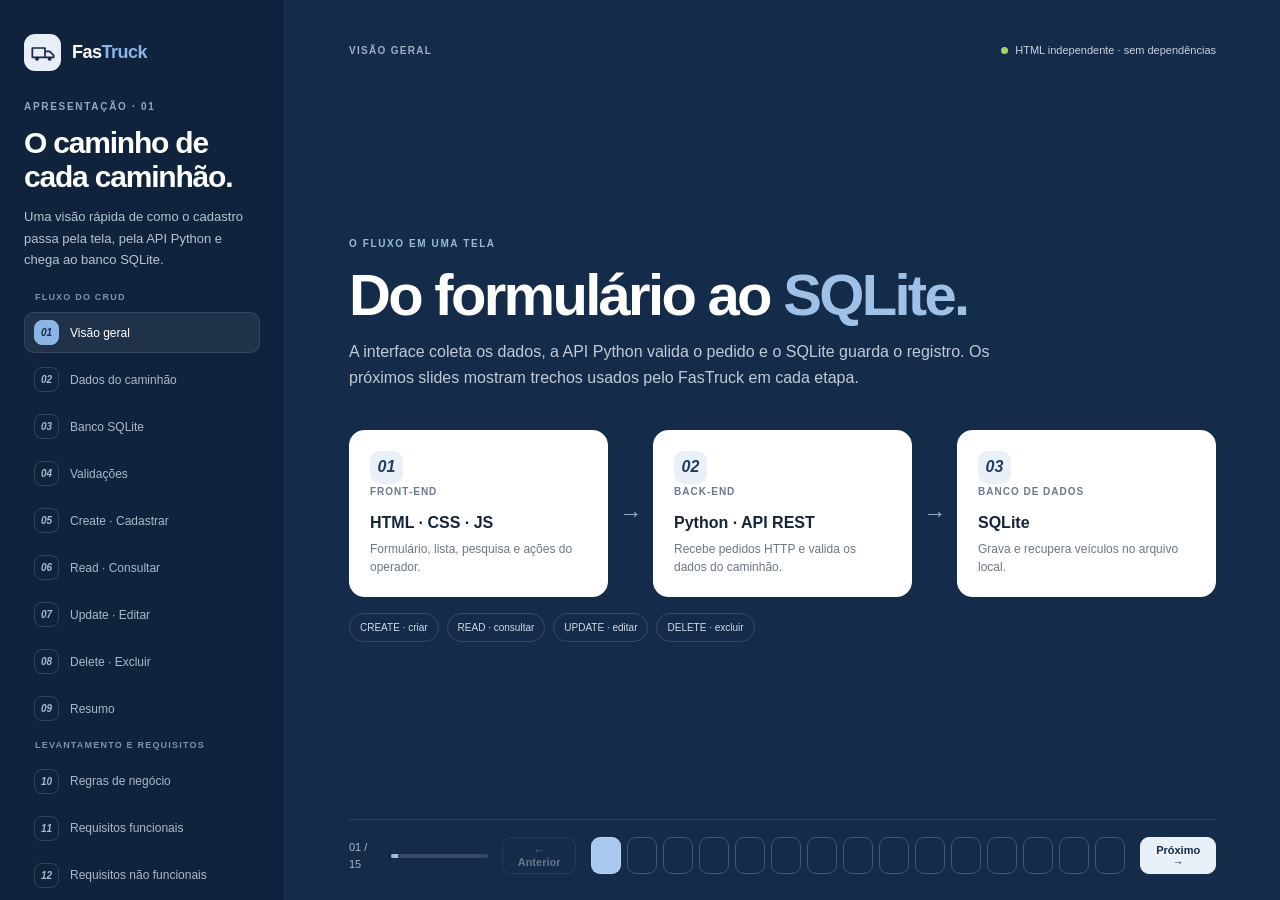
<file: apresentacao/index.html>
﻿<!doctype html>
<html lang="pt-BR">
<head>
  <meta charset="utf-8">
  <meta name="viewport" content="width=device-width, initial-scale=1">
  <meta name="theme-color" content="#142b4a">
  <title>FasTruck — Fluxo do CRUD</title>
  <style>
    :root{--navy:#142b4a;--navy2:#1d3d63;--blue:#8cb4e5;--ink:#15243a;--muted:#69788a;--line:#dce4ed;--paper:#fff;--bg:#f3f6fa;--green:#a9d26a;--red:#d8796c;--gold:#e5bb60}*{box-sizing:border-box}body{margin:0;background:var(--navy);color:white;font:15px/1.5 'Segoe UI',Arial,sans-serif;min-height:100vh}.shell{min-height:100vh;display:grid;grid-template-columns:285px 1fr}.side{padding:34px 24px;background:#10233d;display:flex;flex-direction:column;border-right:1px solid #ffffff14}.brand{font-size:18px;font-weight:800;letter-spacing:-.5px;display:flex;align-items:center;gap:11px}.mark{width:37px;height:37px;border-radius:11px;background:#e7eef7;color:var(--navy);display:grid;place-items:center}.mark svg{width:24px}.brand span:last-child span{color:var(--blue)}.kicker{margin-top:72px;color:#91a8c3;text-transform:uppercase;letter-spacing:1.7px;font-size:10px;font-weight:700}.side h1{font-size:30px;line-height:1.12;letter-spacing:-1.2px;margin:12px 0 13px}.side p{color:#b6c3d1;font-size:13px;margin:0;line-height:1.65}.step-nav{display:grid;gap:16px;margin-top:30px}.nav-group{display:grid;gap:6px}.nav-group-title{color:#7993b0;text-transform:uppercase;letter-spacing:1.2px;font-size:9px;font-weight:700;padding:0 11px 2px}.step-link{border:1px solid transparent;background:none;text-align:left;color:#aab9c9;padding:10px 11px;border-radius:10px;display:flex;align-items:center;gap:11px;cursor:pointer;font:inherit;font-size:12px;transition:.18s}.step-link:hover{background:#ffffff0b;color:white}.step-link.active{color:white;background:#ffffff12;border-color:#ffffff18}.step-num{width:25px;height:25px;border:1px solid #ffffff25;border-radius:8px;display:grid;place-items:center;font-size:10px;font-weight:700}.step-link.active .step-num{background:var(--blue);border-color:var(--blue);color:var(--navy)}.side-bottom{margin-top:auto;padding-top:24px;color:#8fa1b5;font-size:11px;line-height:1.6}.side-bottom b{color:#d7e1eb}.main{padding:42px clamp(24px,5vw,72px) 26px;display:flex;flex-direction:column;min-width:0}.topline{display:flex;justify-content:space-between;align-items:center;color:#9fb0c2;text-transform:uppercase;letter-spacing:1.3px;font-size:10px;font-weight:700}.live{color:#c8d2de;text-transform:none;letter-spacing:0;font-weight:500;font-size:11px}.live i{display:inline-block;width:7px;height:7px;border-radius:50%;background:var(--green);margin-right:7px}.slide-wrap{flex:1;display:grid;align-items:center;max-width:1020px;width:100%;margin:18px auto}.slide{display:none;animation:appear .3s ease}.slide.active{display:block}@keyframes appear{from{opacity:0;transform:translateY(8px)}to{opacity:1;transform:translateY(0)}}.slide-label{color:#9cb9db;text-transform:uppercase;letter-spacing:1.6px;font-size:10px;font-weight:700}.slide h2{font-size:clamp(34px,5vw,58px);line-height:1.02;letter-spacing:-2.7px;max-width:780px;margin:14px 0 15px}.slide h2 span{color:#9fc1e8}.lead{max-width:650px;color:#c1cbd7;font-size:16px;line-height:1.65;margin:0 0 27px}.flow{display:grid;grid-template-columns:1fr 45px 1fr 45px 1fr;align-items:stretch;margin-top:38px;max-width:880px}.flow.summary-flow{grid-template-columns:minmax(0,1fr) 26px minmax(0,1fr) 26px minmax(0,1fr) 26px minmax(0,1fr)}.flow-card{background:#fff;border:1px solid #ffffff;border-radius:15px;color:var(--ink);padding:20px;min-height:143px}.flow-card small{display:block;color:var(--muted);font-size:10px;text-transform:uppercase;letter-spacing:1px;font-weight:700}.flow-card b{display:block;font-size:16px;margin:12px 0 5px}.flow-card span{display:block;color:#6a7787;font-size:12px;line-height:1.5}.flow-icon{height:33px;width:33px;background:#eaf0f7;color:var(--navy2);border-radius:10px;display:grid;place-items:center;font-size:16px;font-weight:800}.arrow{display:grid;place-items:center;color:#94aed0;font-size:23px}.endpoint{margin-top:17px;background:#0e2038;border:1px solid #ffffff18;border-radius:10px;padding:11px 14px;color:#d8e3ef;font:12px Consolas,monospace;display:inline-flex;gap:12px;align-items:center}.method{color:#a8d37a;font-weight:700}.method.put{color:#eac66c}.method.delete{color:#ef9389}.method.get{color:#8fc0f2}.endpoint code{color:white}.content-grid{display:grid;grid-template-columns:minmax(0,1.3fr) minmax(235px,.7fr);gap:17px;max-width:920px;margin-top:29px}.visual{background:#fff;border-radius:16px;padding:22px;color:var(--ink)}.visual-head{display:flex;align-items:center;justify-content:space-between;border-bottom:1px solid var(--line);padding-bottom:13px;font-size:12px;font-weight:700}.visual-head em{font-style:normal;color:#738296;font-weight:500;font-size:10px}.mini-form{display:grid;grid-template-columns:1fr 1fr;gap:10px;margin-top:15px}.mini-field{height:47px;border:1px solid #e3e9ef;border-radius:8px;padding:7px 10px;color:#718095;font-size:9px}.mini-field b{display:block;color:#293a50;font-size:11px;margin-top:3px}.mini-field.full{grid-column:1/-1}.fake-button{display:inline-block;margin-top:13px;background:var(--navy);color:white;border-radius:8px;padding:9px 13px;font-size:10px;font-weight:700}.steps{border:1px solid #ffffff20;border-radius:15px;padding:21px;background:#ffffff08}.steps h3{font-size:13px;margin:0 0 14px}.steps ol{list-style:none;margin:0;padding:0;display:grid;gap:12px}.steps li{display:flex;gap:10px;color:#c0ccda;font-size:11px;line-height:1.45}.steps li i{font-style:normal;flex:0 0 21px;height:21px;border-radius:7px;background:#ffffff12;color:#c4d8ef;display:grid;place-items:center;font-size:9px;font-weight:700}.chips{display:flex;gap:8px;flex-wrap:wrap;margin-top:16px}.chip{border:1px solid #ffffff24;border-radius:30px;padding:6px 10px;color:#cfdae6;font-size:10px}.read-table{width:100%;border-collapse:collapse;margin-top:15px;font-size:10px}.db-table-scroll{overflow-x:auto;margin-top:14px}.read-table.db-preview{margin-top:0;min-width:610px}.read-table.db-preview th{white-space:nowrap}.read-table th{text-align:left;color:#7a899a;text-transform:uppercase;letter-spacing:.6px;font-size:8px;padding:8px 7px;border-bottom:1px solid var(--line)}.read-table td{padding:10px 7px;border-bottom:1px solid #eef1f5;color:#35465b}.read-table td:last-child{font-weight:700}.badge{border-radius:20px;padding:4px 7px;font-size:8px;font-weight:700;background:#eef5df;color:#668640}.badge.gold{background:#fff4dc;color:#a77d2a}.badge.gray{background:#edf0f3;color:#788696}.record{border:1px solid #e2e8ef;border-radius:10px;padding:13px;margin-top:16px;background:#fbfcfe}.record-top{display:flex;justify-content:space-between;color:#263a54;font-size:12px;font-weight:700}.record-top em{font-style:normal;color:#7c8ba0;font-size:9px;font-weight:500}.record p{margin:11px 0 0;padding-top:10px;border-top:1px solid #e7edf3;color:#758396;font-size:10px}.db-grid{display:grid;grid-template-columns:1fr 1fr;gap:7px;margin-top:15px}.db-cell{padding:8px;border-radius:7px;background:#f3f6f9;color:#718092;font:9px Consolas,monospace}.db-cell b{display:block;color:#30445d;margin-top:4px;font-size:10px}.result{display:flex;align-items:center;gap:10px;padding:12px;border-radius:10px;background:#eaf3df;color:#4e6c2e;font-size:11px;font-weight:600;margin-top:14px}.result.red{background:#fff0ed;color:#974b43}.result.blue{background:#eaf0f7;color:#2c527f}.result i{font-style:normal;font-size:16px}.bottom{display:flex;align-items:center;justify-content:space-between;gap:14px;border-top:1px solid #ffffff1b;padding-top:17px}.progress{display:flex;align-items:center;gap:10px;color:#aab9c9;font-size:11px;min-width:115px}.bar{height:4px;width:100px;background:#ffffff26;border-radius:4px;overflow:hidden}.bar i{display:block;height:100%;background:#9fc1e8;transition:width .25s}.controls{display:flex;align-items:center;gap:9px}.controls button{border:1px solid #ffffff35;background:transparent;color:white;border-radius:9px;height:37px;padding:0 14px;font:600 11px 'Segoe UI',Arial,sans-serif;cursor:pointer}.controls button:hover{background:#ffffff12}.controls button:disabled{opacity:.35;cursor:default}.controls .next{background:#eaf0f7;color:var(--navy);border-color:#eaf0f7}.controls .next:hover{background:#d7e5f4}.dots{display:flex;gap:6px;margin:0 6px}.dot{width:7px;height:7px;border:0;border-radius:9px;background:#ffffff43;padding:0;cursor:pointer}.dot.active{width:19px;background:#a9c8ed}.detail-table-wrap{max-height:min(52vh,520px);overflow:auto;background:#fff;border-radius:14px;padding:4px 18px;color:var(--ink);margin-top:22px}.detail-table{width:100%;border-collapse:collapse;font-size:11px}.detail-table th{position:sticky;top:0;background:#f3f6fa;text-align:left;padding:10px 8px;color:#728196;text-transform:uppercase;letter-spacing:.7px;font-size:8px;z-index:1}.detail-table td{padding:9px 8px;border-top:1px solid #e9eef3;color:#46586f;vertical-align:top}.detail-table td:first-child{font-weight:700;color:#1d3d63;white-space:nowrap}.info-grid{display:grid;grid-template-columns:1fr 1fr;gap:15px;margin-top:24px}.info-card{background:#fff;border-radius:15px;color:var(--ink);padding:19px}.info-card h3{font-size:12px;margin:0 0 10px}.info-card ul{margin:0;padding-left:17px;color:#617186;font-size:11px;line-height:1.8}.uc-grid{display:grid;grid-template-columns:repeat(2,minmax(0,1fr));gap:12px;margin-top:22px}.uc-card{background:#fff;border-radius:14px;padding:17px;color:var(--ink)}.uc-card h3{font-size:12px;margin:0 0 8px}.uc-card p{font-size:10px;color:#607187;margin:0;line-height:1.6}.uc-card p b{color:#294d77}@media(max-width:900px){.shell{grid-template-columns:220px 1fr}.side{padding:27px 17px}.side h1{font-size:25px}.main{padding:30px 24px 22px}.flow{grid-template-columns:1fr 28px 1fr 28px 1fr}.flow.summary-flow{grid-template-columns:repeat(2,minmax(0,1fr));gap:11px}.summary-flow .arrow{display:none}.flow-card{padding:15px}.content-grid{grid-template-columns:1fr}.steps{display:none}}@media(max-width:650px){.shell{display:block}.side{padding:20px 19px 14px;border-right:0;border-bottom:1px solid #ffffff18}.kicker{margin-top:18px}.side h1{font-size:23px;margin:7px 0}.side p{font-size:11px}.step-nav{display:flex;overflow:auto;margin-top:16px;padding-bottom:2px;gap:0}.nav-group{display:flex;flex:0 0 auto;gap:4px}.nav-group-title{display:none}.nav-group+.nav-group{border-left:1px solid #ffffff2b;padding-left:8px;margin-left:4px}.step-link{flex:0 0 auto;padding:7px 8px}.step-link span:last-child{display:none}.step-num{height:27px;width:27px}.side-bottom{display:none}.main{padding:21px 18px 17px;min-height:65vh}.topline{font-size:9px}.slide h2{font-size:39px;letter-spacing:-1.7px}.lead{font-size:14px}.flow{grid-template-columns:1fr;gap:7px;margin-top:22px}.arrow{height:15px;transform:rotate(90deg)}.flow-card{min-height:auto;padding:14px;display:grid;grid-template-columns:34px 1fr;column-gap:10px}.flow-icon{grid-row:span 2}.flow-card small,.flow-card b,.flow-card span{grid-column:2}.flow-card b{margin:1px 0 3px}.flow-card small{grid-row:1}.content-grid{margin-top:19px}.info-grid,.uc-grid{grid-template-columns:1fr}.info-card{padding:16px}.uc-card{padding:15px}.detail-table-wrap{max-height:none;padding:3px 12px}.detail-table{font-size:10px}.visual{padding:16px}.mini-form{grid-template-columns:1fr 1fr}.bottom{padding-top:13px}.progress{min-width:unset}.bar{width:54px}.controls button{height:34px;padding:0 10px}.dots{gap:5px;margin:0 2px}}
    .side{position:sticky;top:0;height:100vh;overflow-y:auto}.kicker{margin-top:28px}.step-nav{gap:10px;margin-top:20px}.step-link{padding:7px 9px}.example-panel{max-width:920px;margin-top:18px;border:1px solid #ffffff25;border-radius:14px;background:#0c1d33;overflow:hidden}.example-head{display:flex;justify-content:space-between;gap:12px;align-items:center;padding:10px 15px;border-bottom:1px solid #ffffff1b;color:#e3edfa;font-size:11px;font-weight:700}.example-head span:last-child{color:#9db2cb;font:10px Consolas,monospace;font-weight:400}.example-panel pre{margin:0;padding:14px 16px;color:#dce8f6;font:11px/1.55 Consolas,'Courier New',monospace;white-space:pre;overflow-x:auto}.example-note{color:#aabdd2;font-size:11px;line-height:1.5;margin:10px 0 0}.field-grid{display:grid;grid-template-columns:repeat(3,minmax(0,1fr));gap:10px;max-width:920px;margin-top:20px}.field-card{background:#fff;border-radius:12px;color:#263a54;padding:13px 15px}.field-card b{display:block;font-size:12px}.field-card span{display:block;color:#697c92;font-size:10px;margin-top:5px}.split-code{display:grid;grid-template-columns:1fr 1fr;gap:13px;max-width:920px}.split-code .example-panel{min-width:0}.split-code .example-panel pre{font-size:10px}.compact-slide h2{font-size:clamp(30px,4.1vw,46px)}.compact-slide .lead{margin-bottom:16px}@media(max-width:900px){.field-grid{grid-template-columns:repeat(2,minmax(0,1fr))}.split-code{grid-template-columns:1fr}}@media(max-width:650px){.side{position:static;height:auto;overflow:visible}.kicker{margin-top:18px}.step-nav{margin-top:16px}.field-grid{grid-template-columns:repeat(2,minmax(0,1fr));gap:7px}.field-card{padding:11px}.example-panel pre{font-size:10px}.example-head{padding:9px 12px}}
    @media(max-width:650px){.dots{display:none}}
  </style>
</head>
<body>
  <div class="shell">
    <aside class="side">
      <div class="brand"><span class="mark"><svg viewBox="0 0 36 27" fill="none"><path d="M2 6h19v14H2zM21 11h7l6 6v3H21z" stroke="currentColor" stroke-width="2.6" stroke-linejoin="round"/><circle cx="9" cy="22" r="3" fill="currentColor"/><circle cx="28" cy="22" r="3" fill="currentColor"/></svg></span><span>Fas<span>Truck</span></span></div>
      <div class="kicker">Apresentação · 01</div>
      <h1>O caminho de cada caminhão.</h1>
      <p>Uma visão rápida de como o cadastro passa pela tela, pela API Python e chega ao banco SQLite.</p>
      <nav class="step-nav" aria-label="Slides">
        <div class="nav-group">
          <div class="nav-group-title">Fluxo do CRUD</div>
          <button class="step-link active" data-slide="0"><i class="step-num">01</i><span>Visão geral</span></button>
          <button class="step-link" data-slide="1"><i class="step-num">02</i><span>Dados do caminhão</span></button>
          <button class="step-link" data-slide="2"><i class="step-num">03</i><span>Banco SQLite</span></button>
          <button class="step-link" data-slide="3"><i class="step-num">04</i><span>Validações</span></button>
          <button class="step-link" data-slide="4"><i class="step-num">05</i><span>Create · Cadastrar</span></button>
          <button class="step-link" data-slide="5"><i class="step-num">06</i><span>Read · Consultar</span></button>
          <button class="step-link" data-slide="6"><i class="step-num">07</i><span>Update · Editar</span></button>
          <button class="step-link" data-slide="7"><i class="step-num">08</i><span>Delete · Excluir</span></button>
          <button class="step-link" data-slide="8"><i class="step-num">09</i><span>Resumo</span></button>
        </div>
        <div class="nav-group">
          <div class="nav-group-title">Levantamento e requisitos</div>
          <button class="step-link" data-slide="9"><i class="step-num">10</i><span>Regras de negócio</span></button>
          <button class="step-link" data-slide="10"><i class="step-num">11</i><span>Requisitos funcionais</span></button>
          <button class="step-link" data-slide="11"><i class="step-num">12</i><span>Requisitos não funcionais</span></button>
          <button class="step-link" data-slide="12"><i class="step-num">13</i><span>Premissas e restrições</span></button>
          <button class="step-link" data-slide="13"><i class="step-num">14</i><span>Riscos</span></button>
          <button class="step-link" data-slide="14"><i class="step-num">15</i><span>Casos de uso</span></button>
        </div>
      </nav>
      <div class="side-bottom"><b>FasTruck · CRUD de veículos</b><br>Gestão de veículos FasTruck</div>
    </aside>
    <main class="main">
      <div class="topline"><span id="sectionLabel">Visão geral</span><span class="live"><i></i>HTML independente · sem dependências</span></div>
      <div class="slide-wrap">
        <section class="slide active" data-title="Visão geral">
          <div class="slide-label">O fluxo em uma tela</div><h2>Do formulário ao <span>SQLite.</span></h2>
          <p class="lead">A interface coleta os dados, a API Python valida o pedido e o SQLite guarda o registro. Os próximos slides mostram trechos usados pelo FasTruck em cada etapa.</p>
          <div class="flow">
            <article class="flow-card"><i class="flow-icon">01</i><small>Front-end</small><b>HTML · CSS · JS</b><span>Formulário, lista, pesquisa e ações do operador.</span></article><div class="arrow">→</div>
            <article class="flow-card"><i class="flow-icon">02</i><small>Back-end</small><b>Python · API REST</b><span>Recebe pedidos HTTP e valida os dados do caminhão.</span></article><div class="arrow">→</div>
            <article class="flow-card"><i class="flow-icon">03</i><small>Banco de dados</small><b>SQLite</b><span>Grava e recupera veículos no arquivo local.</span></article>
          </div>
          <div class="chips"><span class="chip">CREATE · criar</span><span class="chip">READ · consultar</span><span class="chip">UPDATE · editar</span><span class="chip">DELETE · excluir</span></div>
        </section>
        <section class="slide compact-slide" data-title="Dados do caminhão">
          <div class="slide-label">Dados enviados pelo formulário</div><h2>O que vai em <span>cada cadastro</span></h2>
          <p class="lead">O formulário reúne os dados do caminhão e o JavaScript prepara os valores antes de enviar o JSON à API.</p>
          <div class="field-grid">
            <div class="field-card"><b>Identificação</b><span>Placa, marca, modelo e ano</span></div>
            <div class="field-card"><b>Características</b><span>Cor, carroceria, tração e combustível</span></div>
            <div class="field-card"><b>Condição</b><span>Quilometragem e status</span></div>
            <div class="field-card"><b>Anúncio</b><span>Preço em reais</span></div>
            <div class="field-card"><b>Personalização</b><span>Sim ou não, com observações</span></div>
            <div class="field-card"><b>Identificador</b><span>ID gerado pelo servidor ao cadastrar</span></div>
          </div>
          <div class="example-panel"><div class="example-head"><span>Preparação dos dados</span><span>frontend/app.js</span></div><pre><code>const data = Object.fromEntries(new FormData(form).entries());
data.plate = formatPlate(data.plate);
data.price = Number(data.price);
data.km = Number(data.km || 0);</code></pre></div>
        </section>
        <section class="slide compact-slide" data-title="Banco SQLite">
          <div class="slide-label">Persistência dos veículos</div><h2>Uma tabela no <span>SQLite</span></h2>
          <p class="lead">A API cria a tabela <code>vehicles</code> no arquivo <code>data/fasttruck.db</code>. Cada cadastro ocupa uma linha.</p>
          <div class="example-panel"><div class="example-head"><span>Colunas e restrições da tabela</span><span>backend/app.py · initialize_database()</span></div><pre><code>CREATE TABLE IF NOT EXISTS vehicles (
    id TEXT PRIMARY KEY,
    plate TEXT NOT NULL UNIQUE,
    brand TEXT NOT NULL,
    model TEXT NOT NULL,
    year TEXT NOT NULL,
    color TEXT NOT NULL,
    body TEXT NOT NULL DEFAULT '',
    axles TEXT NOT NULL DEFAULT '',
    fuel TEXT NOT NULL DEFAULT '',
    km INTEGER NOT NULL DEFAULT 0 CHECK (km &gt;= 0),
    price REAL NOT NULL CHECK (price &gt;= 0),
    customized TEXT NOT NULL DEFAULT 'sim' CHECK (customized IN ('sim', 'nao')),
    notes TEXT NOT NULL DEFAULT '',
    status TEXT NOT NULL CHECK (status IN ('Disponível', 'Reservado', 'Vendido'))
)</code></pre></div>
          <p class="example-note">A placa é única. O banco rejeita preço e quilometragem negativos e limita os valores de status.</p>
        </section>
        <section class="slide compact-slide" data-title="Validações">
          <div class="slide-label">Regras antes de gravar</div><h2>A API confere <span>os dados</span></h2>
          <p class="lead">O Python normaliza a placa, exige campos essenciais e rejeita valores inválidos antes do INSERT ou UPDATE.</p>
          <div class="split-code">
            <div class="example-panel"><div class="example-head"><span>Placa</span><span>backend/app.py · normalize_plate()</span></div><pre><code>plate = re.sub(r"[^A-Z0-9]", "", str(value or "").upper())
if not PLATE_PATTERN.fullmatch(plate):
    raise ValueError("Informe uma placa válida no padrão antigo ou Mercosul.")
return f"{plate[:3]}-{plate[3:]}"</code></pre></div>
            <div class="example-panel"><div class="example-head"><span>Preço e quilometragem</span><span>backend/app.py · validate_vehicle()</span></div><pre><code>price = float(payload.get("price", ""))
km = int(payload.get("km") or 0)
if not math.isfinite(price) or price &lt; 0 or km &lt; 0:
    raise ValueError("Valor e quilometragem devem ser iguais ou maiores que zero.")</code></pre></div>
          </div>
          <p class="example-note">Os trechos mostram as condições principais. A função também valida status, campos obrigatórios e personalização.</p>
        </section>
        <section class="slide" data-title="Create · Cadastrar">
          <div class="slide-label">01 / Create</div><h2>Um novo caminhão <span>entra no estoque.</span></h2>
          <p class="lead">O operador preenche os dados. A API verifica os campos obrigatórios, o formato da placa e se ela já existe antes de salvar.</p>
          <div class="endpoint"><span class="method">POST</span><code>/api/vehicles</code><span>→</span><span>201 Criado</span></div>
          <div class="content-grid"><div class="visual"><div class="visual-head"><span>Novo caminhão</span><em>Exemplo do formulário</em></div><div class="mini-form"><div class="mini-field">Placa *<b>FTK-1A26</b></div><div class="mini-field">Status *<b>Disponível</b></div><div class="mini-field">Marca *<b>Iveco</b></div><div class="mini-field">Modelo *<b>S-Way 480</b></div><div class="mini-field">Ano fab. / modelo *<b>2022 / 2023</b></div><div class="mini-field">Valor anunciado *<b>R$ 625.000</b></div><div class="mini-field full">Personalizações<b>Defletor de ar · rodas de alumínio</b></div></div><span class="fake-button">Cadastrar caminhão →</span></div>
            <aside class="steps"><h3>O que acontece?</h3><ol><li><i>1</i>O navegador envia JSON para a API.</li><li><i>2</i>Python valida e normaliza a placa.</li><li><i>3</i>SQLite grava o veículo com um ID.</li><li><i>4</i>A lista e os indicadores são atualizados.</li></ol></aside></div>
          <div class="example-panel"><div class="example-head"><span>Gravação do cadastro</span><span>backend/app.py · do_POST()</span></div><pre><code>vehicle = validate_vehicle(self.read_json())
vehicle["id"] = str(uuid.uuid4())
with connect_db() as conn:
    conn.execute("""INSERT INTO vehicles
        (id, plate, brand, model, year, color, body, axles, fuel, km,
         price, customized, notes, status)
        VALUES (:id, :plate, :brand, :model, :year, :color, :body,
                :axles, :fuel, :km, :price, :customized, :notes, :status)""", vehicle)</code></pre></div>
        </section>
        <section class="slide" data-title="Read · Consultar">
          <div class="slide-label">02 / Read</div><h2>O estoque fica <span>visível e pesquisável.</span></h2>
          <p class="lead">Ao abrir a tela, o navegador pede a lista ao servidor. A busca e o filtro ajudam a localizar caminhões; os indicadores resumem o estoque inteiro.</p>
          <div class="endpoint"><span class="method get">GET</span><code>/api/vehicles</code><span>→</span><span>200 OK · lista JSON</span></div>
          <div class="content-grid"><div class="visual"><div class="visual-head"><span>Caminhões cadastrados</span><em>Exemplo da lista</em></div><table class="read-table"><thead><tr><th>Veículo</th><th>Placa</th><th>Status</th><th>Valor</th></tr></thead><tbody><tr><td>Volvo FH 540</td><td>RTA-4C27</td><td><span class="badge">Disponível</span></td><td>R$ 689.900</td></tr><tr><td>Scania R 450</td><td>BZX-8H41</td><td><span class="badge gold">Reservado</span></td><td>R$ 572.000</td></tr><tr><td>Mercedes Actros 2651</td><td>GKM-2D96</td><td><span class="badge">Disponível</span></td><td>R$ 745.000</td></tr></tbody></table></div>
            <aside class="steps"><h3>O painel resume</h3><ol><li><i>↗</i>Total de veículos cadastrados</li><li><i>✓</i>Quantos estão disponíveis</li><li><i>✦</i>Quantos têm personalização</li><li><i>R$</i>Soma dos valores anunciados</li></ol><div class="chips"><span class="chip">Busca por placa</span><span class="chip">Filtro por status</span></div></aside></div>
          <div class="example-panel"><div class="example-head"><span>Consulta do estoque</span><span>backend/app.py · do_GET()</span></div><pre><code>vehicles = [dict(row) for row in conn.execute(
    "SELECT * FROM vehicles ORDER BY rowid DESC"
)]
self.send_json(200, vehicles)</code></pre></div>
        </section>
        <section class="slide" data-title="Update · Editar">
          <div class="slide-label">03 / Update</div><h2>Editar mantém o <span>mesmo caminhão.</span></h2>
          <p class="lead">A ação de editar carrega o registro no formulário. Ao salvar, a API valida novamente os dados e atualiza a linha existente, preservando seu identificador.</p>
          <div class="endpoint"><span class="method put">PUT</span><code>/api/vehicles/{id}</code><span>→</span><span>200 Atualizado</span></div>
          <div class="content-grid"><div class="visual"><div class="visual-head"><span>Editar caminhão · Iveco S-Way</span><em>ID preservado</em></div><div class="record"><div class="record-top"><span>HJK-5A14 <em>antes</em></span><span>R$ 625.000</span></div><p>Modelo: S-Way 480 · Personalização: defletor + rodas</p></div><div style="text-align:center;color:#8a9bb0;padding:3px">↓ alterar e salvar</div><div class="record"><div class="record-top"><span>HJK-5A14 <em>depois</em></span><span>R$ 639.000</span></div><p>Modelo: S-Way 480 · Personalização: defletor + rodas + cabine premium</p></div></div>
            <aside class="steps"><h3>Regras na edição</h3><ol><li><i>1</i>O formulário carrega os valores atuais.</li><li><i>2</i>O operador altera preço ou características.</li><li><i>3</i>A placa continua única entre os veículos.</li><li><i>4</i>A lista reflete os dados atualizados.</li></ol></aside></div>
          <div class="example-panel"><div class="example-head"><span>Atualização da mesma linha</span><span>backend/app.py · do_PUT()</span></div><pre><code>vehicle = validate_vehicle(self.read_json())
vehicle["id"] = vehicle_id
cursor = conn.execute(
    """UPDATE vehicles SET
    plate=:plate, brand=:brand, model=:model, year=:year,
    color=:color, body=:body, axles=:axles, fuel=:fuel,
    km=:km, price=:price, customized=:customized, notes=:notes,
    status=:status WHERE id=:id""", vehicle)</code></pre></div>
        </section>
        <section class="slide" data-title="Delete · Excluir">
          <div class="slide-label">04 / Delete</div><h2>Excluir pede <span>confirmação.</span></h2>
          <p class="lead">O operador escolhe excluir, confirma a ação e a API remove o registro. Se cancelar, o caminhão permanece no estoque.</p>
          <div class="endpoint"><span class="method delete">DELETE</span><code>/api/vehicles/{id}</code><span>→</span><span>200 Removido</span></div>
          <div class="content-grid"><div class="visual"><div class="visual-head"><span>Confirmação de exclusão</span><em>Proteção contra clique acidental</em></div><div class="record"><div class="record-top"><span>Excluir Volvo VM 330?</span><em>MNO-7D82</em></div><p>O caminhão será removido do banco SQLite local.</p><div style="display:flex;gap:8px;justify-content:flex-end;margin-top:14px"><span class="fake-button" style="margin:0;background:#f0f3f7;color:#52647a">Manter veículo</span><span class="fake-button" style="margin:0;background:#b45b52">Excluir</span></div></div></div>
            <aside class="steps"><h3>Depois da confirmação</h3><ol><li><i>1</i>Python apaga pelo ID do registro.</li><li><i>2</i>A lista remove o caminhão.</li><li><i>3</i>Os totais do painel são recalculados.</li><li><i>×</i>Cancelar fecha sem mudar o banco.</li></ol></aside></div>
          <div class="example-panel"><div class="example-head"><span>Exclusão após confirmar na tela</span><span>backend/app.py · do_DELETE()</span></div><pre><code>with connect_db() as conn:
    cursor = conn.execute("DELETE FROM vehicles WHERE id = ?", (vehicle_id,))
if cursor.rowcount == 0:
    self.send_json(404, {"error": "Caminhão não encontrado."})
    return
self.send_json(200, {"message": "Caminhão removido."})</code></pre></div>
        </section>
        <section class="slide" data-title="Resumo">
          <div class="slide-label">Resumo do percurso</div><h2>Quatro ações. <span>Um estoque organizado.</span></h2>
          <p class="lead">O CRUD cobre o ciclo básico de vida do cadastro de um veículo, com validação no servidor e persistência local em SQLite.</p>
          <div class="flow summary-flow"><article class="flow-card"><i class="flow-icon" style="background:#eaf3df;color:#55782d">C</i><small>Create</small><b>Cadastrar</b><span>POST cria um veículo.</span></article><div class="arrow">→</div><article class="flow-card"><i class="flow-icon" style="background:#eaf0f7;color:#315b88">R</i><small>Read</small><b>Consultar</b><span>GET apresenta o estoque.</span></article><div class="arrow">→</div><article class="flow-card"><i class="flow-icon" style="background:#fff4dc;color:#987126">U</i><small>Update</small><b>Editar</b><span>PUT altera os dados.</span></article><div class="arrow">→</div><article class="flow-card"><i class="flow-icon" style="background:#fff0ed;color:#a34e45">D</i><small>Delete</small><b>Excluir</b><span>DELETE remove o veículo.</span></article></div>
          <div class="content-grid"><div class="visual"><div class="visual-head"><span>Tabela vehicles</span><em>Alguns registros do SQLite</em></div><div class="db-table-scroll"><table class="read-table db-preview"><thead><tr><th>Placa</th><th>Marca / modelo</th><th>Ano</th><th>Status</th><th>Preço</th></tr></thead><tbody><tr><td>RTA-4C27</td><td>Volvo FH 540</td><td>2022 / 2023</td><td><span class="badge">Disponível</span></td><td>R$ 689.900</td></tr><tr><td>BZX-8H41</td><td>Scania R 450</td><td>2021 / 2022</td><td><span class="badge gold">Reservado</span></td><td>R$ 572.000</td></tr><tr><td>HJK-5A14</td><td>Iveco S-Way 480</td><td>2022 / 2023</td><td><span class="badge">Disponível</span></td><td>R$ 625.000</td></tr></tbody></table></div></div><aside class="steps"><h3>Operações disponíveis</h3><ol><li><i>1</i>Abra o painel e cadastre um caminhão.</li><li><i>2</i>Pesquise e filtre os veículos.</li><li><i>3</i>Edite uma personalização.</li><li><i>4</i>Exclua com confirmação.</li></ol></aside></div>
        </section>
        <section class="slide" data-title="Regras de negócio">
          <div class="slide-label">Regras de negócio · como o cadastro se comporta</div><h2>Dados confiáveis <span>desde a entrada.</span></h2>
          <p class="lead">As regras centrais são aplicadas pela API Python antes de gravar ou alterar um caminhão.</p>
          <div class="detail-table-wrap"><table class="detail-table"><thead><tr><th>ID</th><th>Regra</th></tr></thead><tbody>
            <tr><td>RN01</td><td>Placa obrigatória nos padrões antigo ou Mercosul; letras são convertidas para maiúsculas.</td></tr>
            <tr><td>RN02</td><td>Placa única no banco, normalizada sem espaços ou hífen para comparação.</td></tr>
            <tr><td>RN03</td><td>Marca, modelo, ano, cor, status e valor anunciado são obrigatórios.</td></tr>
            <tr><td>RN04</td><td>Status permitido: Disponível, Reservado ou Vendido.</td></tr>
            <tr><td>RN05</td><td>Quilometragem e valor não podem ser negativos.</td></tr>
            <tr><td>RN06</td><td>Personalização é “sim” ou “não”; observações são opcionais.</td></tr>
            <tr><td>RN07</td><td>Editar mantém o ID e revalida os dados e a unicidade da placa.</td></tr>
            <tr><td>RN08</td><td>Excluir só acontece depois da confirmação na interface.</td></tr>
            <tr><td>RN09</td><td>O indicador de valor soma todos os veículos, qualquer que seja o status.</td></tr>
            <tr><td>RN10</td><td>Os dados de exemplo são inseridos uma vez; excluí-los não os recria.</td></tr>
          </tbody></table></div>
        </section>
        <section class="slide" data-title="Requisitos funcionais">
          <div class="slide-label">Requisitos · o que o sistema faz</div><h2>Funcionalidades do <span>módulo.</span></h2>
          <p class="lead">Os requisitos funcionais descrevem as ações disponíveis para o operador e o que a API oferece ao front-end.</p>
          <div class="detail-table-wrap"><table class="detail-table"><thead><tr><th>ID</th><th>Requisito funcional</th></tr></thead><tbody>
            <tr><td>RF01</td><td>Cadastrar veículo com placa, marca, modelo, ano, cor, status e preço.</td></tr>
            <tr><td>RF02</td><td>Registrar carroceria, tração, combustível, quilometragem e personalização.</td></tr>
            <tr><td>RF03</td><td>Listar veículos com seus principais dados e status.</td></tr>
            <tr><td>RF04</td><td>Editar os dados de um veículo existente.</td></tr>
            <tr><td>RF05</td><td>Confirmar antes de excluir um caminhão.</td></tr>
            <tr><td>RF06</td><td>Pesquisar por placa, marca ou modelo e filtrar pelo status.</td></tr>
            <tr><td>RF07</td><td>Mostrar total, disponíveis, personalizados e valor anunciado somado.</td></tr>
            <tr><td>RF08</td><td>Persistir e recuperar cadastros no banco SQLite pela API Python.</td></tr>
            <tr><td>RF09</td><td>Exibir mensagens de sucesso ou erro nas operações do CRUD.</td></tr>
            <tr><td>RF10</td><td>Oferecer endpoints HTTP para listar, criar, atualizar e excluir veículos.</td></tr>
          </tbody></table></div>
        </section>
        <section class="slide" data-title="Requisitos não funcionais">
          <div class="slide-label">Requisitos · como o sistema deve funcionar</div><h2>Qualidade e <span>limites técnicos.</span></h2>
          <p class="lead">Os requisitos não funcionais orientam a experiência, a persistência e a forma de execução local.</p>
          <div class="detail-table-wrap"><table class="detail-table"><thead><tr><th>ID</th><th>Requisito não funcional</th></tr></thead><tbody>
            <tr><td>RNF01</td><td>Interface responsiva, utilizável em desktop e telas estreitas.</td></tr>
            <tr><td>RNF02</td><td>Campos rotulados, foco visível e mensagens acessíveis.</td></tr>
            <tr><td>RNF03</td><td>Texto do usuário escapado antes de aparecer na lista.</td></tr>
            <tr><td>RNF04</td><td>Back-end usa a biblioteca padrão do Python, sem dependências externas.</td></tr>
            <tr><td>RNF05</td><td>SQLite preserva os dados entre reinicializações; backup é manual.</td></tr>
            <tr><td>RNF06</td><td>Validações importantes ocorrem no servidor, além do navegador.</td></tr>
            <tr><td>RNF07</td><td>Interface e API são servidas na mesma origem local, porta 8000.</td></tr>
          </tbody></table></div>
        </section>
        <section class="slide" data-title="Premissas e restrições">
          <div class="slide-label">Contexto de uso</div><h2>O que assumimos <span>e o que fica fora.</span></h2>
          <p class="lead">O módulo FasTruck permite cadastrar e gerenciar veículos, com dados persistidos no banco SQLite.</p>
          <div class="info-grid">
            <article class="info-card"><h3>Premissas</h3><ul><li>Uma pessoa usa o sistema no computador local.</li><li>O painel é aberto pelo servidor Python, não como arquivo HTML.</li><li>O banco é `data/fasttruck.db`.</li><li>O banco contém 13 registros iniciais, que podem ser editados ou excluídos.</li><li>Personalizações são declaradas pelo operador, sem verificação externa.</li></ul></article>
            <article class="info-card"><h3>Restrições</h3><ul><li>Sem login, perfis ou controle de acesso.</li><li>Sem backup automático ou sincronização entre dispositivos.</li><li>Sem consulta oficial de placa ou documentação.</li><li>Sem fotos, catálogo público, carrinho ou pagamentos.</li><li>Servidor de desenvolvimento local; não configurado para produção.</li></ul></article>
          </div>
        </section>
        <section class="slide" data-title="Riscos">
          <div class="slide-label">Riscos e respostas</div><h2>Conhecer os limites <span>do módulo.</span></h2>
          <p class="lead">Cada risco tem uma resposta dentro do escopo atual ou um limite claramente comunicado.</p>
          <div class="detail-table-wrap"><table class="detail-table"><thead><tr><th>Risco</th><th>Resposta nesta etapa</th></tr></thead><tbody>
            <tr><td>Perder ou danificar o arquivo SQLite</td><td>Fazer cópias periódicas de `data/fasttruck.db`; não há backup automático.</td></tr>
            <tr><td>Placa repetida com escrita diferente</td><td>Normalizar e validar a placa; banco também impede duplicidade.</td></tr>
            <tr><td>Servidor parado ou banco indisponível</td><td>Interface informa falha de conexão e orienta a iniciar o Python.</td></tr>
            <tr><td>Características ou personalização incorretas</td><td>Informações são declaradas pelo operador e não verificadas.</td></tr>
            <tr><td>Expor o servidor local na rede</td><td>Executar em `127.0.0.1`; o servidor está configurado para uso local.</td></tr>
          </tbody></table></div>
        </section>
        <section class="slide" data-title="Casos de uso">
          <div class="slide-label">Casos de uso · operador do estoque</div><h2>Quatro jornadas <span>do cadastro.</span></h2>
          <p class="lead">Os casos de uso descrevem o objetivo do operador, o caminho principal e as respostas a situações comuns.</p>
          <div class="uc-grid">
            <article class="uc-card"><h3>UC01 · Cadastrar caminhão</h3><p><b>Pré:</b> servidor iniciado e banco acessível.<br><b>Fluxo:</b> preencher dados → enviar → API valida → SQLite grava → lista e indicadores atualizam.<br><b>Alternativas:</b> placa inválida ou repetida e falha de gravação mostram erro.</p></article>
            <article class="uc-card"><h3>UC02 · Consultar estoque</h3><p><b>Fluxo:</b> abrir painel → carregar lista do banco → pesquisar placa, marca ou modelo → filtrar status.<br><b>Resultado:</b> lista filtrada; indicadores continuam mostrando o total do estoque.</p></article>
            <article class="uc-card"><h3>UC03 · Editar caminhão</h3><p><b>Pré:</b> veículo cadastrado.<br><b>Fluxo:</b> abrir edição → alterar campos → revalidar → atualizar a mesma linha e atualizar a tela.<br><b>Alternativa:</b> duplicidade de placa ou erro de conexão não confirma a edição.</p></article>
            <article class="uc-card"><h3>UC04 · Excluir caminhão</h3><p><b>Pré:</b> veículo cadastrado.<br><b>Fluxo:</b> solicitar exclusão → confirmar → API remove do SQLite → lista e indicadores atualizam.<br><b>Alternativa:</b> cancelar, clicar fora ou pressionar Esc mantém o registro.</p></article>
          </div>
        </section>
        
      </div>
      <footer class="bottom"><div class="progress"><span id="pageCount">01 / 15</span><span class="bar"><i id="progressBar" style="width:6.67%"></i></span></div><div class="controls"><button id="previous" disabled>← Anterior</button><div class="dots" id="dots" aria-label="Ir para slide"></div><button class="next" id="next">Próximo →</button></div></footer>
    </main>
  </div>
  <script>
    (()=>{const slides=[...document.querySelectorAll('.slide')],links=[...document.querySelectorAll('.step-link')],dots=document.getElementById('dots');let current=0;slides.forEach((_,i)=>{const b=document.createElement('button');b.className='dot'+(i===0?' active':'');b.setAttribute('aria-label',`Ir para slide ${i+1}`);b.addEventListener('click',()=>show(i));dots.appendChild(b)});const dotButtons=[...dots.children];function show(index){current=Math.max(0,Math.min(slides.length-1,index));slides.forEach((s,i)=>s.classList.toggle('active',i===current));links.forEach((b,i)=>b.classList.toggle('active',i===current));dotButtons.forEach((b,i)=>b.classList.toggle('active',i===current));document.getElementById('sectionLabel').textContent=slides[current].dataset.title;document.getElementById('pageCount').textContent=`${String(current+1).padStart(2,'0')} / ${String(slides.length).padStart(2,'0')}`;document.getElementById('progressBar').style.width=`${((current+1)/slides.length)*100}%`;document.getElementById('previous').disabled=current===0;document.getElementById('next').disabled=current===slides.length-1;document.getElementById('next').textContent=current===slides.length-1?'Fim':'Próximo →'}links.forEach((b)=>b.addEventListener('click',()=>show(Number(b.dataset.slide))));document.getElementById('previous').addEventListener('click',()=>show(current-1));document.getElementById('next').addEventListener('click',()=>show(current+1));document.addEventListener('keydown',(e)=>{if(['ArrowRight','PageDown',' '].includes(e.key)){e.preventDefault();show(current+1)}if(['ArrowLeft','PageUp'].includes(e.key)){e.preventDefault();show(current-1)}});})();
  </script>
</body>
</html>
</file>
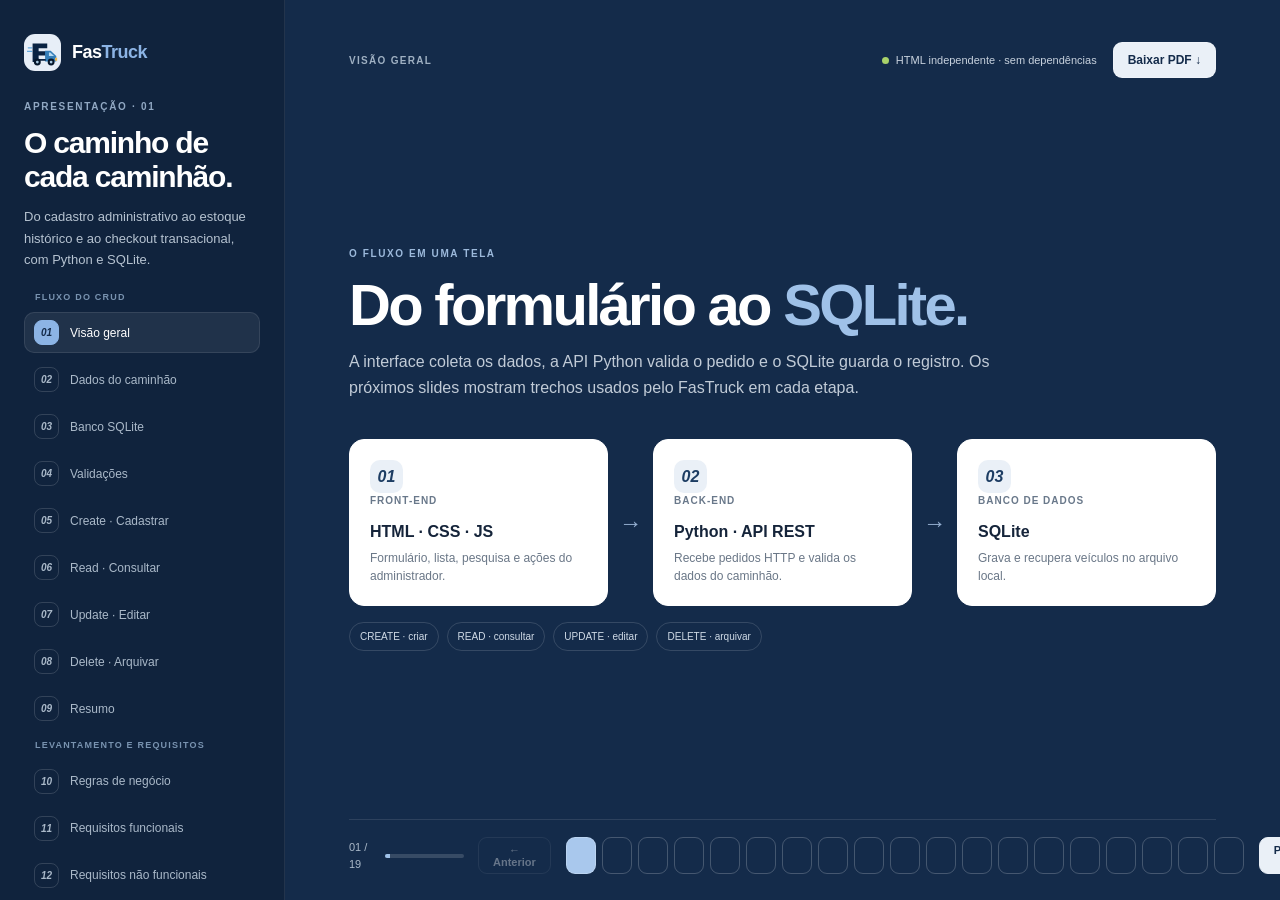
<file: src/apresentacao/index.html>
<!doctype html>
<html lang="pt-BR">
<head>
  <meta charset="utf-8">
  <meta name="viewport" content="width=device-width, initial-scale=1">
  <meta name="theme-color" content="#142b4a">
  <title>FasTruck — Fluxo do CRUD</title>
  <style>
    :root{--navy:#142b4a;--navy2:#1d3d63;--blue:#8cb4e5;--ink:#15243a;--muted:#69788a;--line:#dce4ed;--paper:#fff;--bg:#f3f6fa;--green:#a9d26a;--red:#d8796c;--gold:#e5bb60}*{box-sizing:border-box}body{margin:0;background:var(--navy);color:white;font:15px/1.5 'Segoe UI',Arial,sans-serif;min-height:100vh}.shell{min-height:100vh;display:grid;grid-template-columns:285px 1fr}.side{padding:34px 24px;background:#10233d;display:flex;flex-direction:column;border-right:1px solid #ffffff14}.brand{font-size:18px;font-weight:800;letter-spacing:-.5px;display:flex;align-items:center;gap:11px}.mark{width:37px;height:37px;border-radius:11px;background:#e7eef7;color:var(--navy);display:grid;place-items:center}.mark svg{width:24px}.brand span:last-child span{color:var(--blue)}.kicker{margin-top:72px;color:#91a8c3;text-transform:uppercase;letter-spacing:1.7px;font-size:10px;font-weight:700}.side h1{font-size:30px;line-height:1.12;letter-spacing:-1.2px;margin:12px 0 13px}.side p{color:#b6c3d1;font-size:13px;margin:0;line-height:1.65}.step-nav{display:grid;gap:16px;margin-top:30px}.nav-group{display:grid;gap:6px}.nav-group-title{color:#7993b0;text-transform:uppercase;letter-spacing:1.2px;font-size:9px;font-weight:700;padding:0 11px 2px}.step-link{border:1px solid transparent;background:none;text-align:left;color:#aab9c9;padding:10px 11px;border-radius:10px;display:flex;align-items:center;gap:11px;cursor:pointer;font:inherit;font-size:12px;transition:.18s}.step-link:hover{background:#ffffff0b;color:white}.step-link.active{color:white;background:#ffffff12;border-color:#ffffff18}.step-num{width:25px;height:25px;border:1px solid #ffffff25;border-radius:8px;display:grid;place-items:center;font-size:10px;font-weight:700}.step-link.active .step-num{background:var(--blue);border-color:var(--blue);color:var(--navy)}.side-bottom{margin-top:auto;padding-top:24px;color:#8fa1b5;font-size:11px;line-height:1.6}.side-bottom b{color:#d7e1eb}.main{padding:42px clamp(24px,5vw,72px) 26px;display:flex;flex-direction:column;min-width:0}.topline{display:flex;justify-content:space-between;align-items:center;color:#9fb0c2;text-transform:uppercase;letter-spacing:1.3px;font-size:10px;font-weight:700}.live{color:#c8d2de;text-transform:none;letter-spacing:0;font-weight:500;font-size:11px}.live i{display:inline-block;width:7px;height:7px;border-radius:50%;background:var(--green);margin-right:7px}.slide-wrap{flex:1;display:grid;align-items:center;max-width:1020px;width:100%;margin:18px auto}.slide{display:none;animation:appear .3s ease}.slide.active{display:block}@keyframes appear{from{opacity:0;transform:translateY(8px)}to{opacity:1;transform:translateY(0)}}.slide-label{color:#9cb9db;text-transform:uppercase;letter-spacing:1.6px;font-size:10px;font-weight:700}.slide h2{font-size:clamp(34px,5vw,58px);line-height:1.02;letter-spacing:-2.7px;max-width:780px;margin:14px 0 15px}.slide h2 span{color:#9fc1e8}.lead{max-width:650px;color:#c1cbd7;font-size:16px;line-height:1.65;margin:0 0 27px}.flow{display:grid;grid-template-columns:1fr 45px 1fr 45px 1fr;align-items:stretch;margin-top:38px;max-width:880px}.flow.summary-flow{grid-template-columns:minmax(0,1fr) 26px minmax(0,1fr) 26px minmax(0,1fr) 26px minmax(0,1fr)}.flow-card{background:#fff;border:1px solid #ffffff;border-radius:15px;color:var(--ink);padding:20px;min-height:143px}.flow-card small{display:block;color:var(--muted);font-size:10px;text-transform:uppercase;letter-spacing:1px;font-weight:700}.flow-card b{display:block;font-size:16px;margin:12px 0 5px}.flow-card span{display:block;color:#6a7787;font-size:12px;line-height:1.5}.flow-icon{height:33px;width:33px;background:#eaf0f7;color:var(--navy2);border-radius:10px;display:grid;place-items:center;font-size:16px;font-weight:800}.arrow{display:grid;place-items:center;color:#94aed0;font-size:23px}.endpoint{margin-top:17px;background:#0e2038;border:1px solid #ffffff18;border-radius:10px;padding:11px 14px;color:#d8e3ef;font:12px Consolas,monospace;display:inline-flex;gap:12px;align-items:center}.method{color:#a8d37a;font-weight:700}.method.put{color:#eac66c}.method.delete{color:#ef9389}.method.get{color:#8fc0f2}.endpoint code{color:white}.content-grid{display:grid;grid-template-columns:minmax(0,1.3fr) minmax(235px,.7fr);gap:17px;max-width:920px;margin-top:29px}.visual{background:#fff;border-radius:16px;padding:22px;color:var(--ink)}.visual-head{display:flex;align-items:center;justify-content:space-between;border-bottom:1px solid var(--line);padding-bottom:13px;font-size:12px;font-weight:700}.visual-head em{font-style:normal;color:#738296;font-weight:500;font-size:10px}.mini-form{display:grid;grid-template-columns:1fr 1fr;gap:10px;margin-top:15px}.mini-field{height:47px;border:1px solid #e3e9ef;border-radius:8px;padding:7px 10px;color:#718095;font-size:9px}.mini-field b{display:block;color:#293a50;font-size:11px;margin-top:3px}.mini-field.full{grid-column:1/-1}.fake-button{display:inline-block;margin-top:13px;background:var(--navy);color:white;border-radius:8px;padding:9px 13px;font-size:10px;font-weight:700}.steps{border:1px solid #ffffff20;border-radius:15px;padding:21px;background:#ffffff08}.steps h3{font-size:13px;margin:0 0 14px}.steps ol{list-style:none;margin:0;padding:0;display:grid;gap:12px}.steps li{display:flex;gap:10px;color:#c0ccda;font-size:11px;line-height:1.45}.steps li i{font-style:normal;flex:0 0 21px;height:21px;border-radius:7px;background:#ffffff12;color:#c4d8ef;display:grid;place-items:center;font-size:9px;font-weight:700}.chips{display:flex;gap:8px;flex-wrap:wrap;margin-top:16px}.chip{border:1px solid #ffffff24;border-radius:30px;padding:6px 10px;color:#cfdae6;font-size:10px}.read-table{width:100%;border-collapse:collapse;margin-top:15px;font-size:10px}.db-table-scroll{overflow-x:auto;margin-top:14px}.read-table.db-preview{margin-top:0;min-width:610px}.read-table.db-preview th{white-space:nowrap}.read-table th{text-align:left;color:#7a899a;text-transform:uppercase;letter-spacing:.6px;font-size:8px;padding:8px 7px;border-bottom:1px solid var(--line)}.read-table td{padding:10px 7px;border-bottom:1px solid #eef1f5;color:#35465b}.read-table td:last-child{font-weight:700}.badge{border-radius:20px;padding:4px 7px;font-size:8px;font-weight:700;background:#eef5df;color:#668640}.badge.gold{background:#fff4dc;color:#a77d2a}.badge.gray{background:#edf0f3;color:#788696}.record{border:1px solid #e2e8ef;border-radius:10px;padding:13px;margin-top:16px;background:#fbfcfe}.record-top{display:flex;justify-content:space-between;color:#263a54;font-size:12px;font-weight:700}.record-top em{font-style:normal;color:#7c8ba0;font-size:9px;font-weight:500}.record p{margin:11px 0 0;padding-top:10px;border-top:1px solid #e7edf3;color:#758396;font-size:10px}.db-grid{display:grid;grid-template-columns:1fr 1fr;gap:7px;margin-top:15px}.db-cell{padding:8px;border-radius:7px;background:#f3f6f9;color:#718092;font:9px Consolas,monospace}.db-cell b{display:block;color:#30445d;margin-top:4px;font-size:10px}.result{display:flex;align-items:center;gap:10px;padding:12px;border-radius:10px;background:#eaf3df;color:#4e6c2e;font-size:11px;font-weight:600;margin-top:14px}.result.red{background:#fff0ed;color:#974b43}.result.blue{background:#eaf0f7;color:#2c527f}.result i{font-style:normal;font-size:16px}.bottom{display:flex;align-items:center;justify-content:space-between;gap:14px;border-top:1px solid #ffffff1b;padding-top:17px}.progress{display:flex;align-items:center;gap:10px;color:#aab9c9;font-size:11px;min-width:115px}.bar{height:4px;width:100px;background:#ffffff26;border-radius:4px;overflow:hidden}.bar i{display:block;height:100%;background:#9fc1e8;transition:width .25s}.controls{display:flex;align-items:center;gap:9px}.controls button{border:1px solid #ffffff35;background:transparent;color:white;border-radius:9px;height:37px;padding:0 14px;font:600 11px 'Segoe UI',Arial,sans-serif;cursor:pointer}.controls button:hover{background:#ffffff12}.controls button:disabled{opacity:.35;cursor:default}.controls .next{background:#eaf0f7;color:var(--navy);border-color:#eaf0f7}.controls .next:hover{background:#d7e5f4}.dots{display:flex;gap:6px;margin:0 6px}.dot{width:7px;height:7px;border:0;border-radius:9px;background:#ffffff43;padding:0;cursor:pointer}.dot.active{width:19px;background:#a9c8ed}.detail-table-wrap{max-height:min(52vh,520px);overflow:auto;background:#fff;border-radius:14px;padding:4px 18px;color:var(--ink);margin-top:22px}.detail-table{width:100%;border-collapse:collapse;font-size:11px}.detail-table th{position:sticky;top:0;background:#f3f6fa;text-align:left;padding:10px 8px;color:#728196;text-transform:uppercase;letter-spacing:.7px;font-size:8px;z-index:1}.detail-table td{padding:9px 8px;border-top:1px solid #e9eef3;color:#46586f;vertical-align:top}.detail-table td:first-child{font-weight:700;color:#1d3d63;white-space:nowrap}.info-grid{display:grid;grid-template-columns:1fr 1fr;gap:15px;margin-top:24px}.info-card{background:#fff;border-radius:15px;color:var(--ink);padding:19px}.info-card h3{font-size:12px;margin:0 0 10px}.info-card ul{margin:0;padding-left:17px;color:#617186;font-size:11px;line-height:1.8}.uc-grid{display:grid;grid-template-columns:repeat(2,minmax(0,1fr));gap:12px;margin-top:22px}.uc-card{background:#fff;border-radius:14px;padding:17px;color:var(--ink)}.uc-card h3{font-size:12px;margin:0 0 8px}.uc-card p{font-size:10px;color:#607187;margin:0;line-height:1.6}.uc-card p b{color:#294d77}@media(max-width:900px){.shell{grid-template-columns:220px 1fr}.side{padding:27px 17px}.side h1{font-size:25px}.main{padding:30px 24px 22px}.flow{grid-template-columns:1fr 28px 1fr 28px 1fr}.flow.summary-flow{grid-template-columns:repeat(2,minmax(0,1fr));gap:11px}.summary-flow .arrow{display:none}.flow-card{padding:15px}.content-grid{grid-template-columns:1fr}.steps{display:none}}@media(max-width:650px){.shell{display:block}.side{padding:20px 19px 14px;border-right:0;border-bottom:1px solid #ffffff18}.kicker{margin-top:18px}.side h1{font-size:23px;margin:7px 0}.side p{font-size:11px}.step-nav{display:flex;overflow:auto;margin-top:16px;padding-bottom:2px;gap:0}.nav-group{display:flex;flex:0 0 auto;gap:4px}.nav-group-title{display:none}.nav-group+.nav-group{border-left:1px solid #ffffff2b;padding-left:8px;margin-left:4px}.step-link{flex:0 0 auto;padding:7px 8px}.step-link span:last-child{display:none}.step-num{height:27px;width:27px}.side-bottom{display:none}.main{padding:21px 18px 17px;min-height:65vh}.topline{font-size:9px}.slide h2{font-size:39px;letter-spacing:-1.7px}.lead{font-size:14px}.flow{grid-template-columns:1fr;gap:7px;margin-top:22px}.arrow{height:15px;transform:rotate(90deg)}.flow-card{min-height:auto;padding:14px;display:grid;grid-template-columns:34px 1fr;column-gap:10px}.flow-icon{grid-row:span 2}.flow-card small,.flow-card b,.flow-card span{grid-column:2}.flow-card b{margin:1px 0 3px}.flow-card small{grid-row:1}.content-grid{margin-top:19px}.info-grid,.uc-grid{grid-template-columns:1fr}.info-card{padding:16px}.uc-card{padding:15px}.detail-table-wrap{max-height:none;padding:3px 12px}.detail-table{font-size:10px}.visual{padding:16px}.mini-form{grid-template-columns:1fr 1fr}.bottom{padding-top:13px}.progress{min-width:unset}.bar{width:54px}.controls button{height:34px;padding:0 10px}.dots{gap:5px;margin:0 2px}}
    .side{position:sticky;top:0;height:100vh;overflow-y:auto}.kicker{margin-top:28px}.step-nav{gap:10px;margin-top:20px}.step-link{padding:7px 9px}.example-panel{max-width:920px;margin-top:18px;border:1px solid #ffffff25;border-radius:14px;background:#0c1d33;overflow:hidden}.example-head{display:flex;justify-content:space-between;gap:12px;align-items:center;padding:10px 15px;border-bottom:1px solid #ffffff1b;color:#e3edfa;font-size:11px;font-weight:700}.example-head span:last-child{color:#9db2cb;font:10px Consolas,monospace;font-weight:400}.example-panel pre{margin:0;padding:14px 16px;color:#dce8f6;font:11px/1.55 Consolas,'Courier New',monospace;white-space:pre;overflow-x:auto}.example-note{color:#aabdd2;font-size:11px;line-height:1.5;margin:10px 0 0}.field-grid{display:grid;grid-template-columns:repeat(3,minmax(0,1fr));gap:10px;max-width:920px;margin-top:20px}.field-card{background:#fff;border-radius:12px;color:#263a54;padding:13px 15px}.field-card b{display:block;font-size:12px}.field-card span{display:block;color:#697c92;font-size:10px;margin-top:5px}.split-code{display:grid;grid-template-columns:1fr 1fr;gap:13px;max-width:920px}.split-code .example-panel{min-width:0}.split-code .example-panel pre{font-size:10px}.compact-slide h2{font-size:clamp(30px,4.1vw,46px)}.compact-slide .lead{margin-bottom:16px}@media(max-width:900px){.field-grid{grid-template-columns:repeat(2,minmax(0,1fr))}.split-code{grid-template-columns:1fr}}@media(max-width:650px){.side{position:static;height:auto;overflow:visible}.kicker{margin-top:18px}.step-nav{margin-top:16px}.field-grid{grid-template-columns:repeat(2,minmax(0,1fr));gap:7px}.field-card{padding:11px}.example-panel pre{font-size:10px}.example-head{padding:9px 12px}}
    @media(max-width:650px){.dots{display:none}}
    .topline{gap:12px;flex-wrap:wrap}.top-actions{display:flex;align-items:center;gap:16px}.download-pdf{border:1px solid #ffffff35;border-radius:9px;background:#eaf0f7;color:var(--navy);padding:10px 14px;font:600 12px 'Segoe UI',Arial,sans-serif;cursor:pointer;white-space:nowrap}.download-pdf:hover{background:#d7e5f4}.download-pdf:focus-visible{outline:3px solid var(--blue);outline-offset:3px}@media(max-width:650px){.top-actions .live{display:none}}
    @media print{
      @page{size:A4 landscape;margin:12mm}
      *{-webkit-print-color-adjust:exact;print-color-adjust:exact}
      body{min-height:0;background:white;color:var(--ink);font-size:12px}
      .shell,.main,.slide-wrap{display:block;min-height:0;margin:0;padding:0;width:100%;max-width:none}
      .side,.topline,.bottom{display:none!important}
      .slide{display:block!important;animation:none;break-inside:avoid;break-after:page;page-break-after:always}
      .slide:last-child{break-after:auto;page-break-after:auto}
      .slide-label,.slide h2 span{color:var(--navy2)}
      .slide h2{font-size:34px;line-height:1.08;letter-spacing:-1.2px;max-width:none;margin:8px 0 10px}
      .lead{color:#46586f;font-size:13px;line-height:1.5;max-width:none;margin-bottom:16px}
      .flow{grid-template-columns:1fr 32px 1fr 32px 1fr;max-width:none;margin-top:20px}
      .flow.summary-flow{grid-template-columns:minmax(0,1fr) 24px minmax(0,1fr) 24px minmax(0,1fr) 24px minmax(0,1fr)}
      .flow-card{border-color:var(--line);padding:15px;min-height:120px}
      .arrow{color:var(--navy2)}.summary-flow .arrow{display:grid}
      .content-grid{grid-template-columns:minmax(0,1.3fr) minmax(235px,.7fr);max-width:none;margin-top:16px;gap:14px}
      .visual{padding:15px;border:1px solid var(--line)}
      .steps{display:block;background:#f3f6fa;border-color:var(--line);padding:16px}
      .steps li,.example-note{color:#46586f}.steps li i{background:#e3eaf3;color:var(--navy)}
      .chip{border-color:#c3cfdd;color:var(--navy2)}
      .endpoint,.example-panel{background:#f3f6fa;border-color:var(--line);color:var(--ink)}
      .endpoint{margin-top:0;padding:8px 12px}.endpoint code{color:var(--ink)}
      .method,.method.get,.method.put,.method.delete{color:var(--navy2)}
      .example-panel{max-width:none;margin-top:14px;overflow:visible}
      .example-head{color:var(--navy);border-color:var(--line);padding:8px 12px}
      .example-head span:last-child{color:#46586f}
      .example-panel pre,.split-code .example-panel pre{font-size:10px;line-height:1.4;color:var(--ink);padding:10px 12px;white-space:pre-wrap;overflow:visible;overflow-wrap:anywhere}
      .split-code{grid-template-columns:1fr 1fr;max-width:none}
      .field-grid{grid-template-columns:repeat(3,minmax(0,1fr));max-width:none}
      .field-card,.info-card,.uc-card{border:1px solid var(--line)}
      .detail-table-wrap{max-height:none;overflow:visible;padding:4px 12px;border:1px solid var(--line);margin-top:16px}
      .detail-table th{position:static}.detail-table td{padding:8px}
      .db-table-scroll{overflow:visible}.read-table.db-preview{min-width:0}
      .info-grid,.uc-grid{grid-template-columns:1fr 1fr;margin-top:16px}
      .mini-form{gap:7px;margin-top:10px}.mini-field{height:36px;padding:5px 8px}.fake-button{padding:7px 11px}
    }
  </style>
  <style>.mark img{display:block;width:31px;height:28px}</style>
</head>
<body>
  <div class="shell">
    <aside class="side">
      <div class="brand"><span class="mark"><img src="assets/fastruck-mark.svg" alt=""></span><span>Fas<span>Truck</span></span></div>
      <div class="kicker">Apresentação · 01</div>
      <h1>O caminho de cada caminhão.</h1>
      <p>Do cadastro administrativo ao estoque histórico e ao checkout transacional, com Python e SQLite.</p>
      <nav class="step-nav" aria-label="Slides">
        <div class="nav-group">
          <div class="nav-group-title">Fluxo do CRUD</div>
          <button class="step-link active" data-slide="0"><i class="step-num">01</i><span>Visão geral</span></button>
          <button class="step-link" data-slide="1"><i class="step-num">02</i><span>Dados do caminhão</span></button>
          <button class="step-link" data-slide="2"><i class="step-num">03</i><span>Banco SQLite</span></button>
          <button class="step-link" data-slide="3"><i class="step-num">04</i><span>Validações</span></button>
          <button class="step-link" data-slide="4"><i class="step-num">05</i><span>Create · Cadastrar</span></button>
          <button class="step-link" data-slide="5"><i class="step-num">06</i><span>Read · Consultar</span></button>
          <button class="step-link" data-slide="6"><i class="step-num">07</i><span>Update · Editar</span></button>
          <button class="step-link" data-slide="7"><i class="step-num">08</i><span>Delete · Arquivar</span></button>
          <button class="step-link" data-slide="8"><i class="step-num">09</i><span>Resumo</span></button>
        </div>
        <div class="nav-group">
          <div class="nav-group-title">Levantamento e requisitos</div>
          <button class="step-link" data-slide="9"><i class="step-num">10</i><span>Regras de negócio</span></button>
          <button class="step-link" data-slide="10"><i class="step-num">11</i><span>Requisitos funcionais</span></button>
          <button class="step-link" data-slide="11"><i class="step-num">12</i><span>Requisitos não funcionais</span></button>
          <button class="step-link" data-slide="12"><i class="step-num">13</i><span>Premissas e restrições</span></button>
          <button class="step-link" data-slide="13"><i class="step-num">14</i><span>Riscos</span></button>
          <button class="step-link" data-slide="14"><i class="step-num">15</i><span>Casos de uso</span></button>
        </div>
        <div class="nav-group">
          <div class="nav-group-title">Ciclo de vida e checkout</div>
          <button class="step-link" data-slide="15"><i class="step-num">16</i><span>Histórico do veículo</span></button>
          <button class="step-link" data-slide="16"><i class="step-num">17</i><span>Reserva e pagamento</span></button>
          <button class="step-link" data-slide="17"><i class="step-num">18</i><span>Regras e rastreabilidade</span></button>
          <button class="step-link" data-slide="18"><i class="step-num">19</i><span>Premissas e casos de uso</span></button>
        </div>
      </nav>
      <div class="side-bottom"><b>FasTruck · estoque e checkout</b><br>Histórico do veículo e compra integrada</div>
    </aside>
    <main class="main">
      <div class="topline"><span id="sectionLabel">Visão geral</span><div class="top-actions"><span class="live"><i></i>HTML independente · sem dependências</span><button type="button" class="download-pdf" id="downloadPdf" title="Escolha Salvar como PDF na janela de impressão para baixar todos os slides.">Baixar PDF ↓</button></div></div>
      <div class="slide-wrap">
        <section class="slide active" data-title="Visão geral">
          <div class="slide-label">O fluxo em uma tela</div><h2>Do formulário ao <span>SQLite.</span></h2>
          <p class="lead">A interface coleta os dados, a API Python valida o pedido e o SQLite guarda o registro. Os próximos slides mostram trechos usados pelo FasTruck em cada etapa.</p>
          <div class="flow">
            <article class="flow-card"><i class="flow-icon">01</i><small>Front-end</small><b>HTML · CSS · JS</b><span>Formulário, lista, pesquisa e ações do administrador.</span></article><div class="arrow">→</div>
            <article class="flow-card"><i class="flow-icon">02</i><small>Back-end</small><b>Python · API REST</b><span>Recebe pedidos HTTP e valida os dados do caminhão.</span></article><div class="arrow">→</div>
            <article class="flow-card"><i class="flow-icon">03</i><small>Banco de dados</small><b>SQLite</b><span>Grava e recupera veículos no arquivo local.</span></article>
          </div>
          <div class="chips"><span class="chip">CREATE · criar</span><span class="chip">READ · consultar</span><span class="chip">UPDATE · editar</span><span class="chip">DELETE · arquivar</span></div>
        </section>
        <section class="slide compact-slide" data-title="Dados do caminhão">
          <div class="slide-label">Dados enviados pelo formulário</div><h2>O que vai em <span>cada cadastro</span></h2>
          <p class="lead">O formulário reúne os dados do caminhão e o JavaScript prepara os valores antes de enviar o JSON à API.</p>
          <div class="field-grid">
            <div class="field-card"><b>Identificação</b><span>Placa, marca, modelo e ano</span></div>
            <div class="field-card"><b>Características</b><span>Cor, carroceria, tração e combustível</span></div>
            <div class="field-card"><b>Condição</b><span>Quilometragem e status</span></div>
            <div class="field-card"><b>Anúncio</b><span>Preço em reais</span></div>
            <div class="field-card"><b>Personalização</b><span>Sim ou não, com observações</span></div>
            <div class="field-card"><b>Identificador</b><span>ID gerado pelo servidor ao cadastrar</span></div>
          </div>
          <div class="example-panel"><div class="example-head"><span>Preparação dos dados</span><span>src/frontend/app.js</span></div><pre><code>const data = Object.fromEntries(new FormData(form).entries());
data.plate = formatPlate(data.plate);
data.price = Number(data.price);
data.km = Number(data.km || 0);</code></pre></div>
        </section>
        <section class="slide compact-slide" data-title="Banco SQLite">
          <div class="slide-label">Persistência dos veículos</div><h2>Uma tabela no <span>SQLite</span></h2>
          <p class="lead">A API cria a tabela <code>vehicles</code> no arquivo <code>data/fasttruck.db</code>. Cada cadastro ocupa uma linha.</p>
          <div class="example-panel"><div class="example-head"><span>Colunas e restrições da tabela</span><span>sql/schema.sql</span></div><pre><code>CREATE TABLE IF NOT EXISTS vehicles (
    id TEXT PRIMARY KEY,
    plate TEXT NOT NULL UNIQUE,
    brand TEXT NOT NULL,
    model TEXT NOT NULL,
    year TEXT NOT NULL,
    color TEXT NOT NULL,
    body TEXT NOT NULL DEFAULT '',
    axles TEXT NOT NULL DEFAULT '',
    fuel TEXT NOT NULL DEFAULT '',
    km INTEGER NOT NULL DEFAULT 0 CHECK (km &gt;= 0),
    price REAL NOT NULL CHECK (price &gt;= 0),
    customized TEXT NOT NULL DEFAULT 'sim' CHECK (customized IN ('sim', 'nao')),
    notes TEXT NOT NULL DEFAULT '',
    status TEXT NOT NULL CHECK (status IN ('Disponível', 'Reservado', 'Vendido'))
)</code></pre></div>
          <p class="example-note">A placa é única. Migrações 006/007 estendem essa tabela com deleted_at/by/reason, reserved_order_id/until e sold_at. As tabelas vehicle_sales e vehicle_events preservam venda e auditoria.</p>
        </section>
        <section class="slide compact-slide" data-title="Validações">
          <div class="slide-label">Regras antes de gravar</div><h2>A API confere <span>os dados</span></h2>
          <p class="lead">O Python normaliza a placa, exige campos essenciais e rejeita valores inválidos antes do INSERT ou UPDATE.</p>
          <div class="split-code">
            <div class="example-panel"><div class="example-head"><span>Placa</span><span>src/backend/app.py · normalize_plate()</span></div><pre><code>plate = re.sub(r"[^A-Z0-9]", "", str(value or "").upper())
if not PLATE_PATTERN.fullmatch(plate):
    raise ValueError("Informe uma placa válida no padrão antigo ou Mercosul.")
return f"{plate[:3]}-{plate[3:]}"</code></pre></div>
            <div class="example-panel"><div class="example-head"><span>Preço e quilometragem</span><span>src/backend/app.py · validate_vehicle()</span></div><pre><code>price = float(payload.get("price", ""))
km = int(payload.get("km") or 0)
if not math.isfinite(price) or price &lt; 0 or km &lt; 0:
    raise ValueError("Valor e quilometragem devem ser iguais ou maiores que zero.")</code></pre></div>
          </div>
          <p class="example-note">Os trechos mostram as condições principais. A função também valida status, campos obrigatórios e personalização.</p>
        </section>
        <section class="slide" data-title="Create · Cadastrar">
          <div class="slide-label">01 / Create</div><h2>Um novo caminhão <span>entra no estoque.</span></h2>
          <p class="lead">O administrador autenticado preenche os dados. A API verifica os campos obrigatórios, o formato da placa e se ela já existe antes de salvar.</p>
          <div class="endpoint"><span class="method">POST</span><code>/api/vehicles</code><span>→</span><span>201 Criado</span></div>
          <div class="content-grid"><div class="visual"><div class="visual-head"><span>Novo caminhão</span><em>Exemplo do formulário</em></div><div class="mini-form"><div class="mini-field">Placa *<b>FTK-1A26</b></div><div class="mini-field">Status *<b>Disponível</b></div><div class="mini-field">Marca *<b>Iveco</b></div><div class="mini-field">Modelo *<b>S-Way 480</b></div><div class="mini-field">Ano fab. / modelo *<b>2022 / 2023</b></div><div class="mini-field">Valor anunciado *<b>R$ 625.000</b></div><div class="mini-field full">Personalizações<b>Defletor de ar · rodas de alumínio</b></div></div><span class="fake-button">Cadastrar caminhão →</span></div>
            <aside class="steps"><h3>O que acontece?</h3><ol><li><i>1</i>O navegador envia JSON para a API.</li><li><i>2</i>Python valida e normaliza a placa.</li><li><i>3</i>SQLite grava o veículo com um ID.</li><li><i>4</i>A lista e os indicadores são atualizados.</li></ol></aside></div>
          <div class="example-panel"><div class="example-head"><span>Trecho da gravação em transação</span><span>src/backend/app.py · do_POST()</span></div><pre><code>vehicle = validate_vehicle(self.read_json())
vehicle[&quot;id&quot;] = str(uuid.uuid4())
with transaction() as conn:
    conn.execute(
        &quot;&quot;&quot;INSERT INTO vehicles
        (id, plate, brand, model, year, color, body, axles, fuel, km,
         price, customized, notes, status)
        VALUES (:id, :plate, :brand, :model, :year, :color, :body, :axles,
                :fuel, :km, :price, :customized, :notes, :status)&quot;&quot;&quot;,
        vehicle,
    )
    record_event(conn, vehicle[&quot;id&quot;], &quot;created&quot;,
                 actor_id=self.require_user(admin=True)[&quot;id&quot;], after=vehicle)</code></pre></div>
        </section>
        <section class="slide" data-title="Read · Consultar">
          <div class="slide-label">02 / Read</div><h2>O estoque fica <span>visível e pesquisável.</span></h2>
          <p class="lead">Ao abrir a tela, o navegador pede a lista ao servidor. A busca e o filtro ajudam a localizar caminhões; os indicadores resumem o estoque inteiro.</p>
          <div class="endpoint"><span class="method get">GET</span><code>/api/vehicles</code><span>→</span><span>200 OK · lista JSON</span></div>
          <div class="content-grid"><div class="visual"><div class="visual-head"><span>Caminhões cadastrados</span><em>Exemplo da lista</em></div><table class="read-table"><thead><tr><th>Veículo</th><th>Placa</th><th>Status</th><th>Valor</th></tr></thead><tbody><tr><td>Volvo FH 540</td><td>RTA-4C27</td><td><span class="badge">Disponível</span></td><td>R$ 689.900</td></tr><tr><td>Scania R 450</td><td>BZX-8H41</td><td><span class="badge gold">Reservado</span></td><td>R$ 572.000</td></tr><tr><td>Mercedes Actros 2651</td><td>GKM-2D96</td><td><span class="badge">Disponível</span></td><td>R$ 745.000</td></tr></tbody></table></div>
            <aside class="steps"><h3>O painel resume</h3><ol><li><i>↗</i>Total de veículos cadastrados</li><li><i>✓</i>Quantos estão disponíveis</li><li><i>✦</i>Quantos têm personalização</li><li><i>R$</i>Soma dos valores anunciados</li></ol><div class="chips"><span class="chip">Busca por placa</span><span class="chip">Filtro por status</span></div></aside></div>
          <div class="example-panel"><div class="example-head"><span>Consulta dos ativos; deleted/all permitem consultar o histórico</span><span>src/backend/services/inventory.py · handle_request()</span></div><pre><code>with transaction() as conn:
    _advance_checkout(conn)
    where = &quot;&quot; if view == &quot;all&quot; else &quot;WHERE deleted_at IS NULL&quot; if view == &quot;active&quot; else &quot;WHERE deleted_at IS NOT NULL&quot;
    return 200, [_serialize_vehicle(conn, row) for row in conn.execute(
        f&quot;SELECT * FROM vehicles {where} ORDER BY rowid DESC&quot;
    )]</code></pre></div>
        </section>
        <section class="slide" data-title="Update · Editar">
          <div class="slide-label">03 / Update</div><h2>Editar mantém o <span>mesmo caminhão.</span></h2>
          <p class="lead">A ação de editar carrega o registro no formulário. Ao salvar, a API valida novamente os dados e atualiza a linha existente, preservando seu identificador.</p>
          <div class="endpoint"><span class="method put">PUT</span><code>/api/vehicles/{id}</code><span>→</span><span>200 Atualizado</span></div>
          <div class="content-grid"><div class="visual"><div class="visual-head"><span>Editar caminhão · Iveco S-Way</span><em>ID preservado</em></div><div class="record"><div class="record-top"><span>HJK-5A14 <em>antes</em></span><span>R$ 625.000</span></div><p>Modelo: S-Way 480 · Personalização: defletor + rodas</p></div><div style="text-align:center;color:#8a9bb0;padding:3px">↓ alterar e salvar</div><div class="record"><div class="record-top"><span>HJK-5A14 <em>depois</em></span><span>R$ 639.000</span></div><p>Modelo: S-Way 480 · Personalização: defletor + rodas + cabine premium</p></div></div>
            <aside class="steps"><h3>Regras na edição</h3><ol><li><i>1</i>O formulário carrega os valores atuais.</li><li><i>2</i>O administrador altera preço ou características.</li><li><i>3</i>A placa continua única entre os veículos.</li><li><i>4</i>A lista reflete os dados atualizados.</li></ol></aside></div>
          <div class="example-panel"><div class="example-head"><span>Atualização da mesma linha</span><span>src/backend/app.py · do_PUT()</span></div><pre><code>from db import transaction

with transaction() as conn:
    cursor = conn.execute(
        &quot;&quot;&quot;UPDATE vehicles SET
        plate=:plate, brand=:brand, model=:model, year=:year, color=:color,
        body=:body, axles=:axles, fuel=:fuel, km=:km, price=:price,
        customized=:customized, notes=:notes, status=:status WHERE id=:id&quot;&quot;&quot;,
        vehicle,
    )</code></pre></div>
        </section>
        <section class="slide" data-title="Delete · Arquivar">
          <div class="slide-label">04 / Delete lógico</div><h2>Arquivar mantém <span>o histórico.</span></h2>
          <p class="lead">DELETE marca o veículo como arquivado, registra motivo e autor e mantém a linha, a placa, os vínculos comerciais e a trilha de eventos. Veículo Reservado não pode ser arquivado; Vendido pode.</p>
          <div class="endpoint"><span class="method delete">DELETE</span><code>/api/vehicles/{id}</code><span>→</span><span>200 Arquivado</span></div>
          <div class="content-grid"><div class="visual"><div class="visual-head"><span>Estado do registro</span><em>Soft delete · linha continua no SQLite</em></div><div class="record"><div class="record-top"><span>Volvo VM 330 · Arquivado</span><em>MNO-7D82</em></div><p>deleted_at, deleted_by e deleted_reason ficam preservados. A placa continua única.</p><div style="display:flex;gap:8px;justify-content:flex-end;margin-top:14px"><span class="fake-button" style="margin:0;background:#f0f3f7;color:#52647a">Ativos</span><span class="fake-button" style="margin:0">Arquivados</span></div></div></div>
            <aside class="steps"><h3>Depois de arquivar</h3><ol><li><i>1</i>API confirma que não há reserva ativa.</li><li><i>2</i>Atualiza os campos de exclusão lógica.</li><li><i>3</i>Grava evento com estado anterior e novo.</li><li><i>4</i>GET detail continua mostrando venda e eventos.</li></ol></aside></div>
          <div class="example-panel"><div class="example-head"><span>Atualização condicional · sem DELETE SQL</span><span>src/backend/services/inventory.py · handle_request()</span></div><pre><code>now = utc_now()
conn.execute(
    "UPDATE vehicles SET deleted_at=?,deleted_by=?,deleted_reason=? "
    "WHERE id=? AND deleted_at IS NULL",
    (now, user.get("id"), reason, vehicle_id),
)
record_event(conn, vehicle_id, "deleted", user.get("id"),
             reason=reason, before=before, after=after)</code></pre></div>
        </section>
        <section class="slide" data-title="Resumo">
          <div class="slide-label">Resumo do percurso</div><h2>Quatro ações. <span>Um estoque organizado.</span></h2>
          <p class="lead">O CRUD cobre o ciclo básico de vida do cadastro de um veículo, com validação no servidor e persistência local em SQLite.</p>
          <div class="flow summary-flow"><article class="flow-card"><i class="flow-icon" style="background:#eaf3df;color:#55782d">C</i><small>Create</small><b>Cadastrar</b><span>POST cria e registra evento.</span></article><div class="arrow">→</div><article class="flow-card"><i class="flow-icon" style="background:#eaf0f7;color:#315b88">R</i><small>Read</small><b>Consultar</b><span>GET traz ativos, histórico e venda.</span></article><div class="arrow">→</div><article class="flow-card"><i class="flow-icon" style="background:#fff4dc;color:#987126">U</i><small>Update</small><b>Editar</b><span>PUT registra mudança.</span></article><div class="arrow">→</div><article class="flow-card"><i class="flow-icon" style="background:#fff0ed;color:#a34e45">D</i><small>Delete</small><b>Arquivar</b><span>DELETE preserva a linha.</span></article></div>
          <div class="content-grid"><div class="visual"><div class="visual-head"><span>Tabela vehicles</span><em>Alguns registros do SQLite</em></div><div class="db-table-scroll"><table class="read-table db-preview"><thead><tr><th>Placa</th><th>Marca / modelo</th><th>Ano</th><th>Status</th><th>Preço</th></tr></thead><tbody><tr><td>RTA-4C27</td><td>Volvo FH 540</td><td>2022 / 2023</td><td><span class="badge">Disponível</span></td><td>R$ 689.900</td></tr><tr><td>BZX-8H41</td><td>Scania R 450</td><td>2021 / 2022</td><td><span class="badge gold">Reservado</span></td><td>R$ 572.000</td></tr><tr><td>HJK-5A14</td><td>Iveco S-Way 480</td><td>2022 / 2023</td><td><span class="badge">Disponível</span></td><td>R$ 625.000</td></tr></tbody></table></div></div><aside class="steps"><h3>Operações disponíveis</h3><ol><li><i>1</i>Abra o painel e cadastre um caminhão.</li><li><i>2</i>Pesquise e filtre os veículos.</li><li><i>3</i>Edite uma personalização.</li><li><i>4</i>Exclua com confirmação.</li></ol></aside></div>
        </section>
        <section class="slide" data-title="Regras de negócio">
          <div class="slide-label">Regras de negócio · como o cadastro se comporta</div><h2>Dados confiáveis <span>desde a entrada.</span></h2>
          <p class="lead">As regras centrais são aplicadas pela API Python antes de gravar ou alterar um caminhão.</p>
          <div class="detail-table-wrap"><table class="detail-table"><thead><tr><th>ID</th><th>Regra</th></tr></thead><tbody>
            <tr><td>RN01</td><td>Placa obrigatória nos padrões antigo ou Mercosul; letras são convertidas para maiúsculas.</td></tr>
            <tr><td>RN02</td><td>Placa única no banco, normalizada sem espaços ou hífen para comparação.</td></tr>
            <tr><td>RN03</td><td>Marca, modelo, ano, cor, status e valor anunciado são obrigatórios.</td></tr>
            <tr><td>RN04</td><td>Status permitido: Disponível, Reservado ou Vendido.</td></tr>
            <tr><td>RN05</td><td>Quilometragem e valor não podem ser negativos.</td></tr>
            <tr><td>RN06</td><td>Personalização é “sim” ou “não”; observações são opcionais.</td></tr>
            <tr><td>RN07</td><td>Editar mantém o ID e revalida os dados e a unicidade da placa.</td></tr>
            <tr><td>RN08</td><td>DELETE arquiva; não apaga linha nem vínculos. Reserva ativa bloqueia arquivamento.</td></tr>
            <tr><td>RN09</td><td>Contagem ativa inclui não arquivados, inclusive Vendidos; soma de preço exclui Vendidos. Busca/filtros não mudam indicadores.</td></tr>
            <tr><td>RN10</td><td>Os dados de exemplo são inseridos uma vez; arquivá-los não os recria.</td></tr>
          </tbody></table></div>
        </section>
        <section class="slide" data-title="Requisitos funcionais">
          <div class="slide-label">Requisitos · o que o sistema faz</div><h2>Funcionalidades do <span>módulo.</span></h2>
          <p class="lead">Os requisitos funcionais descrevem as ações disponíveis para o administrador e o que a API oferece ao front-end.</p>
          <div class="detail-table-wrap"><table class="detail-table"><thead><tr><th>ID</th><th>Requisito funcional</th></tr></thead><tbody>
            <tr><td>RF01</td><td>Cadastrar veículo com placa, marca, modelo, ano, cor, status e preço.</td></tr>
            <tr><td>RF02</td><td>Registrar carroceria, tração, combustível, quilometragem e personalização.</td></tr>
            <tr><td>RF03</td><td>Listar veículos com seus principais dados e status.</td></tr>
            <tr><td>RF04</td><td>Editar os dados de um veículo existente.</td></tr>
            <tr><td>RF05</td><td>Arquivar logicamente com autor, data e motivo; bloquear veículo Reservado.</td></tr>
            <tr><td>RF06</td><td>Pesquisar por placa, marca ou modelo e filtrar pelo status.</td></tr>
            <tr><td>RF07</td><td>Mostrar total, disponíveis, personalizados e valor anunciado somado.</td></tr>
            <tr><td>RF08</td><td>Persistir e recuperar cadastros no banco SQLite pela API Python.</td></tr>
            <tr><td>RF09</td><td>Exibir mensagens de sucesso ou erro nas operações do CRUD.</td></tr>
            <tr><td>RF10</td><td>Oferecer endpoints HTTP para listar, criar, atualizar e arquivar veículos.</td></tr><tr><td>RF11</td><td>Restringir painel e rotas administrativas a usuário autenticado com perfil admin.</td></tr>
            <tr><td>RF12</td><td>Consultar ativos/arquivados/todos e detalhe com eventos e venda.</td></tr><tr><td>RF13</td><td>Vender caminhão manualmente para empresa ativa, registrando venda, status e evento.</td></tr>
          </tbody></table></div>
        </section>
        <section class="slide" data-title="Requisitos não funcionais">
          <div class="slide-label">Requisitos · como o sistema deve funcionar</div><h2>Qualidade e <span>limites técnicos.</span></h2>
          <p class="lead">Os requisitos não funcionais orientam a experiência, a persistência e a forma de execução local.</p>
          <div class="detail-table-wrap"><table class="detail-table"><thead><tr><th>ID</th><th>Requisito não funcional</th></tr></thead><tbody>
            <tr><td>RNF01</td><td>Interface responsiva, utilizável em desktop e telas estreitas.</td></tr>
            <tr><td>RNF02</td><td>Campos rotulados, foco visível e mensagens acessíveis.</td></tr>
            <tr><td>RNF03</td><td>Texto do usuário escapado antes de aparecer na lista.</td></tr>
            <tr><td>RNF04</td><td>Back-end usa a biblioteca padrão do Python, sem dependências externas.</td></tr>
            <tr><td>RNF05</td><td>SQLite preserva os dados; migrações fazem backup antes da alteração e cópias periódicas de recuperação são manuais.</td></tr>
            <tr><td>RNF06</td><td>Validações importantes ocorrem no servidor, além do navegador.</td></tr>
            <tr><td>RNF07</td><td>Interface e API são servidas na mesma origem local, porta 8000.</td></tr>
          </tbody></table></div>
        </section>
        <section class="slide" data-title="Premissas e restrições">
          <div class="slide-label">Contexto de uso</div><h2>O que assumimos <span>e o que fica fora.</span></h2>
          <p class="lead">O módulo FasTruck permite cadastrar e gerenciar veículos, com dados persistidos no banco SQLite.</p>
          <div class="info-grid">
            <article class="info-card"><h3>Premissas</h3><ul><li>Uma pessoa usa o sistema no computador local.</li><li>O painel é aberto pelo servidor Python, não como arquivo HTML.</li><li>O banco é `data/fasttruck.db`.</li><li>O veículo vendido/arquivado continua em histórico; placa não pode ser reutilizada.</li><li>Personalizações são declaradas pelo administrador, sem verificação externa.</li></ul></article>
            <article class="info-card"><h3>Restrições</h3><ul><li>A administração exige conta autenticada com perfil admin; as credenciais iniciais ficam em `data/.admin-access`. A loja tem acesso separado.</li><li>Migrações fazem backup automático antes de alterar a base; cópias periódicas são manuais.</li><li>Sem consulta oficial de placa ou integração bancária externa; nenhum PAN ou CVV é coletado.</li><li>A reserva de 15 minutos pertence ao pedido criado no checkout.</li><li>Servidor local, não configurado para produção.</li></ul></article>
          </div>
        </section>
        <section class="slide" data-title="Riscos">
          <div class="slide-label">Riscos e respostas</div><h2>Conhecer os limites <span>do módulo.</span></h2>
          <p class="lead">Cada risco tem uma resposta dentro do escopo atual ou um limite claramente comunicado.</p>
          <div class="detail-table-wrap"><table class="detail-table"><thead><tr><th>Risco</th><th>Resposta nesta etapa</th></tr></thead><tbody>
            <tr><td>Perder ou danificar o arquivo SQLite</td><td>Migrações salvam cópia automática antes da mudança; manter cópias periódicas manuais de `data/fasttruck.db` para recuperação geral.</td></tr>
            <tr><td>Perder histórico ao excluir veículo</td><td>Soft delete mantém linha, placa, vínculos, vendas e eventos; remoção física segue restrita por FK.</td></tr><tr><td>Conflito de checkout</td><td>Reserva de 15 min e venda transacional validam o pedido que possui a reserva.</td></tr><tr><td>Placa repetida com escrita diferente</td><td>Normalizar e validar a placa; banco também impede duplicidade.</td></tr>
            <tr><td>Servidor parado ou banco indisponível</td><td>Interface informa falha de conexão e orienta a iniciar o Python.</td></tr>
            <tr><td>Características ou personalização incorretas</td><td>Informações são declaradas pelo administrador e não verificadas.</td></tr>
            <tr><td>Expor o servidor local na rede</td><td>Executar em `127.0.0.1`; o servidor está configurado para uso local.</td></tr>
          </tbody></table></div>
        </section>
        <section class="slide" data-title="Casos de uso">
          <div class="slide-label">Casos de uso · administrador do estoque</div><h2>Quatro jornadas <span>do cadastro.</span></h2>
          <p class="lead">Os casos de uso descrevem o objetivo do administrador, o caminho principal e as respostas a situações comuns.</p>
          <div class="uc-grid">
            <article class="uc-card"><h3>UC01 · Cadastrar caminhão</h3><p><b>Pré:</b> administrador autenticado em /admin, servidor iniciado e banco acessível.<br><b>Fluxo:</b> preencher dados → enviar → API valida → SQLite grava → lista e indicadores atualizam.<br><b>Alternativas:</b> placa inválida ou repetida e falha de gravação mostram erro.</p></article>
            <article class="uc-card"><h3>UC02 · Consultar estoque</h3><p><b>Pré:</b> administrador autenticado em /admin.<br><b>Fluxo:</b> abrir painel → carregar lista do banco → pesquisar placa, marca ou modelo → filtrar status.<br><b>Resultado:</b> lista filtrada; indicadores continuam mostrando o total do estoque.</p></article>
            <article class="uc-card"><h3>UC03 · Editar caminhão</h3><p><b>Pré:</b> administrador autenticado e veículo cadastrado.<br><b>Fluxo:</b> abrir edição → alterar campos → revalidar → atualizar a mesma linha e atualizar a tela.<br><b>Alternativa:</b> duplicidade de placa ou erro de conexão não confirma a edição.</p></article>
            <article class="uc-card"><h3>UC04 · Arquivar caminhão</h3><p><b>Pré:</b> administrador autenticado e veículo não Reservado.<br><b>Fluxo:</b> informar motivo → API registra deleted_at/by/reason e evento → veículo deixa ativos, mas continua em histórico.<br><b>Alternativa:</b> reserva ativa bloqueia; linha e placa nunca são removidas.</p></article>
          </div>
        </section>
        <section class="slide" data-title="Histórico do veículo">
          <div class="slide-label">Ciclo de vida · administração</div><h2>Um veículo reúne <span>seu histórico.</span></h2>
          <p class="lead">O estoque diferencia disponibilidade, reserva, venda e arquivamento. O detalhe administrativo inclui eventos e venda mesmo quando o veículo está arquivado.</p>
          <div class="endpoint"><span class="method">GET</span><code>/api/vehicles?view=active|deleted|all</code><span>·</span><span>GET /api/vehicles/{id}</span></div>
          <div class="detail-table-wrap"><table class="detail-table"><thead><tr><th>Etapa</th><th>Registro</th><th>Rastreabilidade</th></tr></thead><tbody>
            <tr><td>Cadastro / edição</td><td>vehicles + vehicle_events</td><td>created / updated, autor e snapshots.</td></tr>
            <tr><td>Reserva / liberação</td><td>reserved_order_id + reserved_until</td><td>Evento vinculado ao pedido proprietário.</td></tr>
            <tr><td>Venda</td><td>vehicle_sales + status Vendido + sold_at</td><td>Evento sold e pedido, na mesma transação.</td></tr>
            <tr><td>Arquivamento</td><td>deleted_at / deleted_by / deleted_reason</td><td>Soft delete; placa e vínculos permanecem.</td></tr>
          </tbody></table></div>
          <div class="example-panel"><div class="example-head"><span>Inserção no histórico · função compartilhada</span><span>src/backend/services/inventory.py · record_event()</span></div><pre><code>conn.execute(
    "INSERT INTO vehicle_events(id,vehicle_id,action,actor_id,order_id,"
    "reason,before_json,after_json,created_at) VALUES(?,?,?,?,?,?,?,?,?)",
    (str(uuid.uuid4()), vehicle_id, action, actor_id, order_id, reason,
     json.dumps(before) if before is not None else None,
     json.dumps(after) if after is not None else None, utc_now()),
)</code></pre></div>
        </section>
        <section class="slide" data-title="Reserva e pagamento">
          <div class="slide-label">Checkout · pedido e pagamento integrados</div><h2>Reserva, confirma e <span>registra a venda.</span></h2>
          <p class="lead">Pedido novo reserva caminhão por 15 minutos. O cliente escolhe cartão, Pix ou boleto. Aprovação, venda e transição para Vendido ocorrem na mesma transação.</p>
          <div class="flow summary-flow"><article class="flow-card"><i class="flow-icon">01</i><small>15 min</small><b>Reserva</b><span>Veículo pertence a um único pedido.</span></article><div class="arrow">→</div><article class="flow-card"><i class="flow-icon">02</i><small>Automático</small><b>Cartão</b><span>Processa aprovação ou recusa.</span></article><div class="arrow">→</div><article class="flow-card"><i class="flow-icon">03</i><small>Automático</small><b>Pix</b><span>Confirma após o processamento.</span></article><div class="arrow">→</div><article class="flow-card"><i class="flow-icon">04</i><small>Automático</small><b>Boleto</b><span>Compensa sem ação administrativa.</span></article></div>
          <div class="content-grid"><div class="info-card"><h3>Estados de checkout</h3><ul><li>Pedido: Aguardando pagamento → Pagamento aprovado ou Cancelado.</li><li>Pagamento: Pendente / Processando → Aprovado, Recusado ou Cancelado.</li><li>Expiração e cancelamento liberam apenas a reserva dona.</li><li>O administrador acompanha o resultado sem precisar aprová-lo.</li></ul></div><div class="example-panel"><div class="example-head"><span>Venda de checkout · helper compartilhado</span><span>src/backend/services/shop_orders.py</span></div><pre><code>complete_sale(
    conn, order["vehicle_id"], order["customer_id"],
    payment["amount_cents"], order_id=order["id"],
    idempotency_key=payment["idempotency_key"], channel="shop",
)
conn.execute(
    "UPDATE checkout_payments SET status='Aprovado',approved_at=?,updated_at=? WHERE id=?",
    (now, now, payment["id"]),
)
conn.execute(
    "UPDATE shop_orders SET status='Pagamento aprovado',updated_at=? WHERE id=?",
    (now, order["id"]),
)</code></pre></div></div>
          <p class="example-note">O resultado é calculado pelo servidor. A aplicação local não integra adquirente ou banco e não coleta PAN, CVV ou credenciais bancárias.</p>
        </section>
        <section class="slide" data-title="Regras e rastreabilidade">
          <div class="slide-label">Requisitos integrados · RF / RN / RNF</div><h2>Regras de negócio <span>com rastreabilidade.</span></h2>
          <div class="detail-table-wrap"><table class="detail-table"><thead><tr><th>Requisito</th><th>Regra / controle</th><th>Uso principal</th></tr></thead><tbody>
            <tr><td>RF12 / RN08</td><td>GET filtra active/deleted/all; DELETE arquiva sem apagar e bloqueia Reservado.</td><td>UC04–UC05 · API admin</td></tr>
            <tr><td>RF13 / RN15</td><td>Venda, Vendido, sold_at e evento são atômicos.</td><td>Venda admin / checkout</td></tr>
            <tr><td>LOJ-RF19 / RN15</td><td>Reserva condicional de 15 min; expiração libera somente pedido dono.</td><td>LOJ-UC03, LOJ-UC05</td></tr>
            <tr><td>LOJ-RF09–12 / RN13–14</td><td>Cartão, Pix e boleto avançam automaticamente; recusa permite nova tentativa elegível.</td><td>LOJ-UC04</td></tr>
            <tr><td>LOJ-RN20 / RNF06</td><td>Pagamento e venda usam a mesma transação SQLite.</td><td>LOJ-UC04 · integridade</td></tr>
            <tr><td>RNF05 / RNF06</td><td>Dados locais e validações no servidor; eventos transacionais.</td><td>Todos os casos</td></tr>
          </tbody></table></div>
          <p class="example-note">A documentação define critérios e comportamento alvo; resultados de validação são registrados separadamente após execução.</p>
        </section>
        <section class="slide" data-title="Premissas e casos de uso">
          <div class="slide-label">Premissas, restrições e riscos</div><h2>Checkout local com <span>limites explícitos.</span></h2>
          <div class="info-grid"><article class="info-card"><h3>Premissas</h3><ul><li>Empresa de checkout ativa e veículo disponível.</li><li>Relógio e datas guardados em UTC.</li><li>O servidor controla valor e resultado do pagamento.</li><li>Pedido aprovado registra a venda no estoque.</li><li>Venda administrativa pode finalizar Reservado sem pedido dono.</li></ul></article><article class="info-card"><h3>Restrições e riscos</h3><ul><li>Sem integração bancária, PAN/CVV, entrega, frete ou produção pública.</li><li>Expiração libera somente a reserva que pertence ao pedido.</li><li>Conflito entre pedidos bloqueia o segundo checkout.</li><li>Backup pré-migração não substitui cópia operacional.</li></ul></article></div>
          <div class="uc-grid"><article class="uc-card"><h3>UC05 · Consulta histórica</h3><p><b>Ator:</b> admin.<br><b>Fluxo:</b> filtra ativos/arquivados → abre detalhe → consulta eventos e venda.</p></article><article class="uc-card"><h3>UC06 · Venda administrativa</h3><p><b>Ator:</b> admin.<br><b>Fluxo:</b> escolhe empresa ativa → registra valor/notas → grava venda e evento atomicamente.</p></article><article class="uc-card"><h3>LOJ-UC03/04 · Checkout</h3><p><b>Ator:</b> cliente.<br><b>Fluxo:</b> cria pedido → reserva 15 min → escolhe pagamento → venda e Vendido na aprovação.</p></article><article class="uc-card"><h3>Falha / expiração</h3><p><b>Regra:</b> reserva expirada cancela tentativas pendentes e libera somente o veículo do pedido correspondente.</p></article></div>
        </section>

      </div>
      <footer class="bottom"><div class="progress"><span id="pageCount">01 / 19</span><span class="bar"><i id="progressBar" style="width:5.26%"></i></span></div><div class="controls"><button id="previous" disabled>← Anterior</button><div class="dots" id="dots" aria-label="Ir para slide"></div><button class="next" id="next">Próximo →</button></div></footer>
    </main>
  </div>
  <script>
    document.getElementById('downloadPdf').addEventListener('click',()=>window.print());
    (()=>{const slides=[...document.querySelectorAll('.slide')],links=[...document.querySelectorAll('.step-link')],dots=document.getElementById('dots');let current=0;slides.forEach((_,i)=>{const b=document.createElement('button');b.className='dot'+(i===0?' active':'');b.setAttribute('aria-label',`Ir para slide ${i+1}`);b.addEventListener('click',()=>show(i));dots.appendChild(b)});const dotButtons=[...dots.children];function show(index){current=Math.max(0,Math.min(slides.length-1,index));slides.forEach((s,i)=>s.classList.toggle('active',i===current));links.forEach((b,i)=>b.classList.toggle('active',i===current));dotButtons.forEach((b,i)=>b.classList.toggle('active',i===current));document.getElementById('sectionLabel').textContent=slides[current].dataset.title;document.getElementById('pageCount').textContent=`${String(current+1).padStart(2,'0')} / ${String(slides.length).padStart(2,'0')}`;document.getElementById('progressBar').style.width=`${((current+1)/slides.length)*100}%`;document.getElementById('previous').disabled=current===0;document.getElementById('next').disabled=current===slides.length-1;document.getElementById('next').textContent=current===slides.length-1?'Fim':'Próximo →'}links.forEach((b)=>b.addEventListener('click',()=>show(Number(b.dataset.slide))));document.getElementById('previous').addEventListener('click',()=>show(current-1));document.getElementById('next').addEventListener('click',()=>show(current+1));document.addEventListener('keydown',(e)=>{if(['ArrowRight','PageDown',' '].includes(e.key)){e.preventDefault();show(current+1)}if(['ArrowLeft','PageUp'].includes(e.key)){e.preventDefault();show(current-1)}});})();
  </script>
</body>
</html>
</file>
